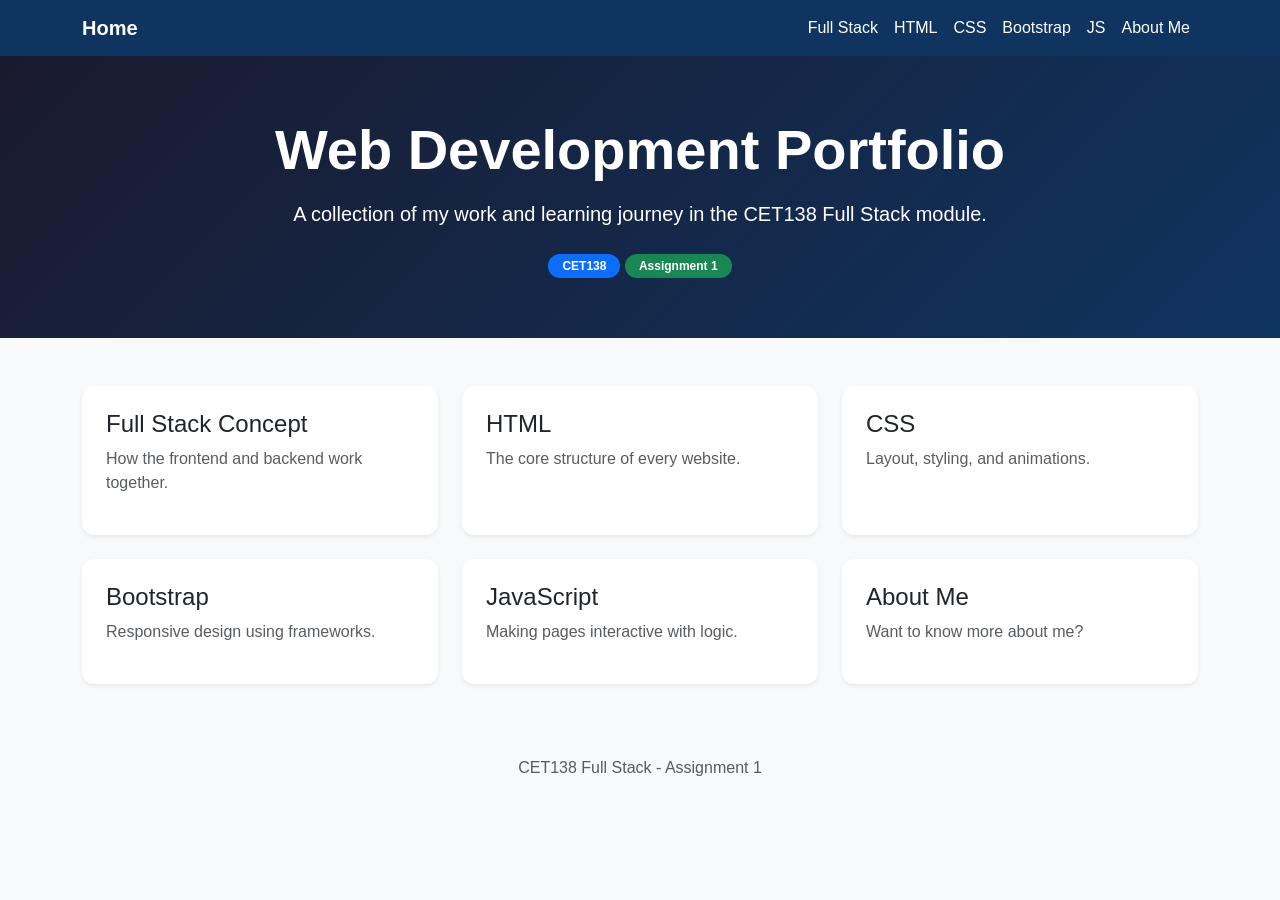
<file: index.html>
<!DOCTYPE html>
<html lang="en">
<head>
    <meta charset="UTF-8">
    <meta name="viewport" content="width=device-width, initial-scale=1.0">
    <title>Portfolio - Full Stack Development</title>
    <link href="https://cdn.jsdelivr.net/npm/bootstrap@5.3.0/dist/css/bootstrap.min.css" rel="stylesheet">
    <link rel="stylesheet" href="style.css">
</head>
<body>

<nav class="navbar navbar-expand-lg" style="background:#0f3460;">
  <div class="container">
    <a class="navbar-brand text-white fw-bold" href="index.html">Home</a>
    
<button class="navbar-toggler" type="button" data-bs-toggle="collapse" data-bs-target="#nav">
      <span class="navbar-toggler-icon"></span>
    </button>
    
    <div class="collapse navbar-collapse" id="nav">
      <ul class="navbar-nav ms-auto">
        <li class="nav-item"><a class="nav-link text-white" href="fullstack.html">Full Stack</a></li>
        <li class="nav-item"><a class="nav-link text-white" href="html.html">HTML</a></li>
        <li class="nav-item"><a class="nav-link text-white" href="css.html">CSS</a></li>
        <li class="nav-item"><a class="nav-link text-white" href="bootstrap.html">Bootstrap</a></li>
        <li class="nav-item"><a class="nav-link text-white" href="javascript.html">JS</a></li>
        <li class="nav-item"><a class="nav-link text-white" href="about.html">About Me</a></li>
      </ul>
    </div>
  </div>
</nav>

<section class="hero text-center" style="background: linear-gradient(135deg, #1a1a2e, #0f3460);">
  <div class="container">
    <h1 class="display-4 fw-bold mb-3">Web Development Portfolio</h1>
    <p class="lead mb-4">A collection of my work and learning journey in the CET138 Full Stack module.</p>
    <span class="badge bg-primary badge-pill">CET138</span>
    <span class="badge bg-success badge-pill">Assignment 1</span>
  </div>
</section>

<div class="container py-5">
  <div class="row g-4">
    <div class="col-md-4">
      <a href="fullstack.html" class="text-decoration-none">
        <div class="card h-100 p-4 shadow-sm">
          <h4>Full Stack Concept</h4>
          <p class="text-muted">How the frontend and backend work together.</p>
        </div>
      </a>
    </div>
    <!-- Repeat for other 5 sections similarly -->
    <div class="col-md-4">
      <a href="html.html" class="text-decoration-none">
        <div class="card h-100 p-4 shadow-sm">
          <h4>HTML</h4>
          <p class="text-muted">The core structure of every website.</p>
        </div>
      </a>
    </div>
    <div class="col-md-4">
      <a href="css.html" class="text-decoration-none">
        <div class="card h-100 p-4 shadow-sm">
          <h4>CSS</h4>
          <p class="text-muted">Layout, styling, and animations.</p>
        </div>
      </a>
    </div>
    <div class="col-md-4">
      <a href="bootstrap.html" class="text-decoration-none">
        <div class="card h-100 p-4 shadow-sm">
          <h4>Bootstrap</h4>
          <p class="text-muted">Responsive design using frameworks.</p>
        </div>
      </a>
    </div>
    <div class="col-md-4">
      <a href="javascript.html" class="text-decoration-none">
        <div class="card h-100 p-4 shadow-sm">
          <h4>JavaScript</h4>
          <p class="text-muted">Making pages interactive with logic.</p>
        </div>
      </a>
    </div>
    <div class="col-md-4">
      <a href="about.html" class="text-decoration-none">
        <div class="card h-100 p-4 shadow-sm">
          <h4>About Me</h4>
          <p class="text-muted">Want to know more about me?</p>
        </div>
      </a>
    </div>
    
  </div>
</div>

<footer class="text-center py-4 text-muted">
  <p>CET138 Full Stack - Assignment 1</p>
</footer>

<script src="https://cdn.jsdelivr.net/npm/bootstrap@5.3.0/dist/js/bootstrap.bundle.min.js"></script>
</body>
</html>
</file>
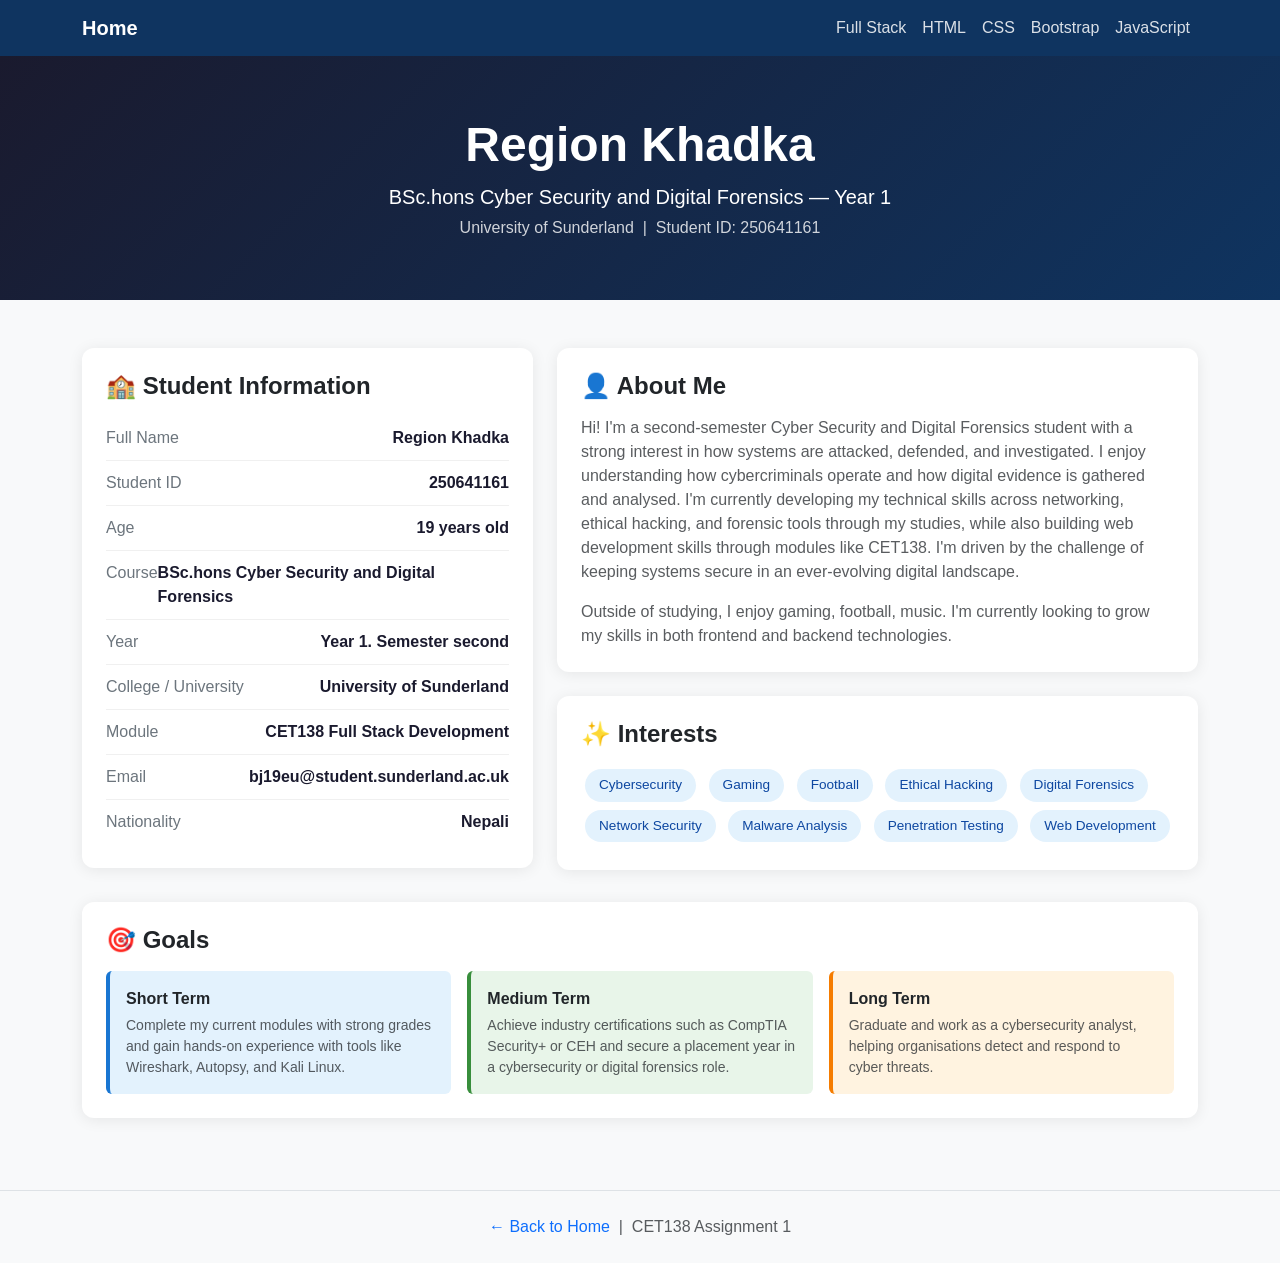
<file: about.html>
<!DOCTYPE html>
<html lang="en">
<head>
<meta charset="UTF-8">
<meta name="viewport" content="width=device-width, initial-scale=1.0">
<title>About Me</title>
<link href="https://cdn.jsdelivr.net/npm/bootstrap@5.3.0/dist/css/bootstrap.min.css" rel="stylesheet">
<style>
  body { font-family: 'Segoe UI', sans-serif; background: #f8f9fa; }
  .hero { background: linear-gradient(135deg, #1a1a2e, #0f3460); color: white; padding: 60px 0; }
  .profile-img { width: 160px; height: 160px; border-radius: 50%; object-fit: cover; border: 5px solid white; box-shadow: 0 4px 20px rgba(0,0,0,0.3); }
  .info-card { background: white; border-radius: 12px; padding: 24px; box-shadow: 0 2px 15px rgba(0,0,0,0.08); margin-bottom: 24px; }
  .info-row { display: flex; justify-content: space-between; padding: 10px 0; border-bottom: 1px solid #f0f0f0; }
  .info-row:last-child { border-bottom: none; }
  .info-label { color: #6c757d; font-weight: 500; }
  .info-value { font-weight: 600; color: #1a1a2e; }
  .skill-bar { height: 10px; border-radius: 10px; background: #e9ecef; overflow: hidden; margin-top: 6px; }
  .skill-fill { height: 100%; border-radius: 10px; background: linear-gradient(90deg, #0f3460, #1976d2); }
  .nav-link { color: rgba(255,255,255,0.85) !important; }
  .nav-link:hover { color: #fff !important; }
  .badge-interest { background: #e3f2fd; color: #0d47a1; padding: 6px 14px; border-radius: 20px; font-size: 0.85rem; display: inline-block; margin: 4px; font-weight: 500; }
</style>
</head>
<body>

<nav class="navbar navbar-expand-lg" style="background:#0f3460;">
  <div class="container">
    <a class="navbar-brand text-white fw-bold" href="index.html">Home</a>
    
<button class="navbar-toggler" type="button" data-bs-toggle="collapse" data-bs-target="#nav">
      <span class="navbar-toggler-icon"></span>
    </button>
    
    <div class="collapse navbar-collapse" id="nav">
      <ul class="navbar-nav ms-auto">
        <li class="nav-item"><a class="nav-link text-white" href="fullstack.html">Full Stack</a></li>
        <li class="nav-item"><a class="nav-link text-white" href="html.html">HTML</a></li>
        <li class="nav-item"><a class="nav-link text-white" href="css.html">CSS</a></li>
        <li class="nav-item"><a class="nav-link text-white" href="bootstrap.html">Bootstrap</a></li>
        <li class="nav-item"><a class="nav-link text-white" href="javascript.html">JavaScript</a></li>
        
      </ul>
    </div>
  </div>
</nav>

<section class="hero text-center">
  <div class="container">
    
    <h1 class="display-5 fw-bold">Region Khadka</h1>
    <p class="lead mb-1">BSc.hons Cyber Security and Digital Forensics &mdash; Year 1</p>
    <p class="mb-0" style="opacity:0.8;">University of Sunderland &nbsp;|&nbsp; Student ID: 250641161</p>
  </div>
</section>

<div class="container py-5">
  <div class="row g-4">
    
    <!-- Student Info -->
    <div class="col-lg-5">
      <div class="info-card">
        <h4 class="fw-bold mb-3">&#127979; Student Information</h4>
        <div class="info-row">
          <span class="info-label">Full Name</span>
          <span class="info-value">Region Khadka</span>
        </div>
        <div class="info-row">
          <span class="info-label">Student ID</span>
          <span class="info-value">250641161</span>
        </div>
        <div class="info-row">
          <span class="info-label">Age</span>
          <span class="info-value">19 years old</span>
        </div>
        <div class="info-row">
          <span class="info-label">Course</span>
          <span class="info-value">BSc.hons Cyber Security and Digital Forensics</span>
        </div>
        <div class="info-row">
          <span class="info-label">Year</span>
          <span class="info-value">Year 1. Semester second</span>
        </div>
        <div class="info-row">
          <span class="info-label">College / University</span>
          <span class="info-value">University of Sunderland</span>
        </div>
        <div class="info-row">
          <span class="info-label">Module</span>
          <span class="info-value">CET138 Full Stack Development</span>
        </div>
        <div class="info-row">
          <span class="info-label">Email</span>
          <span class="info-value">bj19eu@student.sunderland.ac.uk</span>
        </div>
        <div class="info-row">
          <span class="info-label">Nationality</span>
          <span class="info-value">Nepali</span>
        </div>
      </div>
    </div>

    <!-- About & Skills -->
    <div class="col-lg-7">

      <div class="info-card">
        <h4 class="fw-bold mb-3">&#128100; About Me</h4>
        <p class="text-muted">Hi! I'm a second-semester Cyber Security and Digital Forensics student with a strong interest in how systems are attacked, defended, and investigated. I enjoy understanding how cybercriminals operate and how digital evidence is gathered and analysed. I'm currently developing my technical skills across networking, ethical hacking, and forensic tools through my studies, while also building web development skills through modules like CET138. I'm driven by the challenge of keeping systems secure in an ever-evolving digital landscape.</p>
        <p class="text-muted mb-0">Outside of studying, I enjoy gaming, football, music. I'm currently looking to grow my skills in both frontend and backend technologies.</p>
      </div>

      <div class="info-card">
        <h4 class="fw-bold mb-3">&#10024; Interests</h4>
        <span class="badge-interest">Cybersecurity</span>
        <span class="badge-interest">Gaming</span>
        <span class="badge-interest">Football</span>
        <span class="badge-interest">Ethical Hacking</span>
<span class="badge-interest">Digital Forensics</span>
<span class="badge-interest">Network Security</span>
<span class="badge-interest">Malware Analysis</span>
<span class="badge-interest">Penetration Testing</span>
<span class="badge-interest">Web Development</span>
      </div>

    </div>
  </div>

  <!-- Goals -->
  <div class="info-card mt-2">
    <h4 class="fw-bold mb-3">&#127919; Goals</h4>
    <div class="row g-3">
      <div class="col-md-4">
        <div class="p-3 rounded" style="background:#e3f2fd; border-left:4px solid #1976d2;">
          <strong>Short Term</strong>
          <p class="text-muted small mb-0 mt-1">Complete my current modules with strong grades and gain hands-on experience with tools like Wireshark, Autopsy, and Kali Linux.</p>
        </div>
      </div>
      <div class="col-md-4">
        <div class="p-3 rounded" style="background:#e8f5e9; border-left:4px solid #388e3c;">
          <strong>Medium Term</strong>
          <p class="text-muted small mb-0 mt-1">Achieve industry certifications such as CompTIA Security+ or CEH and secure a placement year in a cybersecurity or digital forensics role.</p>
        </div>
      </div>
      <div class="col-md-4">
        <div class="p-3 rounded" style="background:#fff3e0; border-left:4px solid #f57c00;">
          <strong>Long Term</strong>
          <p class="text-muted small mb-0 mt-1">Graduate and work as a cybersecurity analyst, helping organisations detect and respond to cyber threats.</p>
        </div>
      </div>
    </div>
  </div>

</div>

<footer class="text-center py-4 text-muted" style="border-top:1px solid #dee2e6;">
  <a href="index.html" class="text-decoration-none">&#8592; Back to Home</a> &nbsp;|&nbsp; CET138 Assignment 1
</footer>

<script src="https://cdn.jsdelivr.net/npm/bootstrap@5.3.0/dist/js/bootstrap.bundle.min.js"></script>
</body>
</html>
</file>
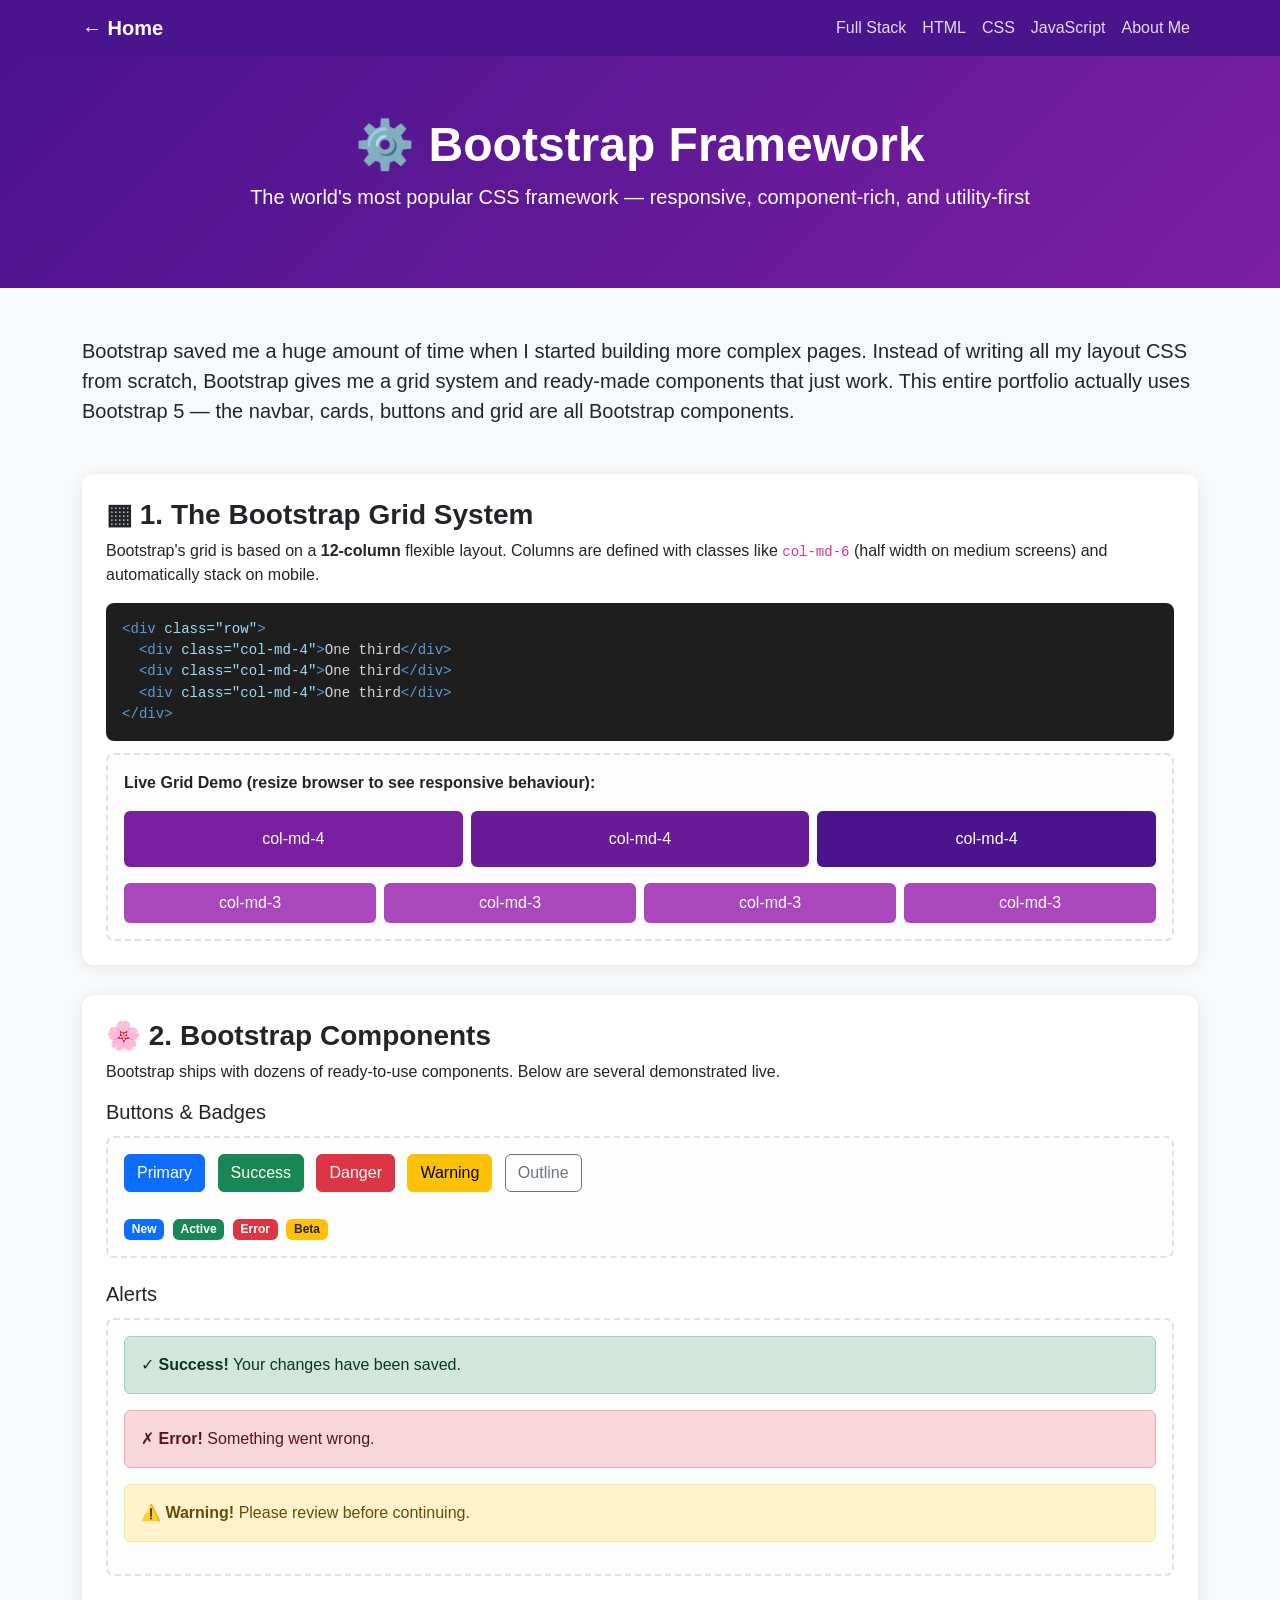
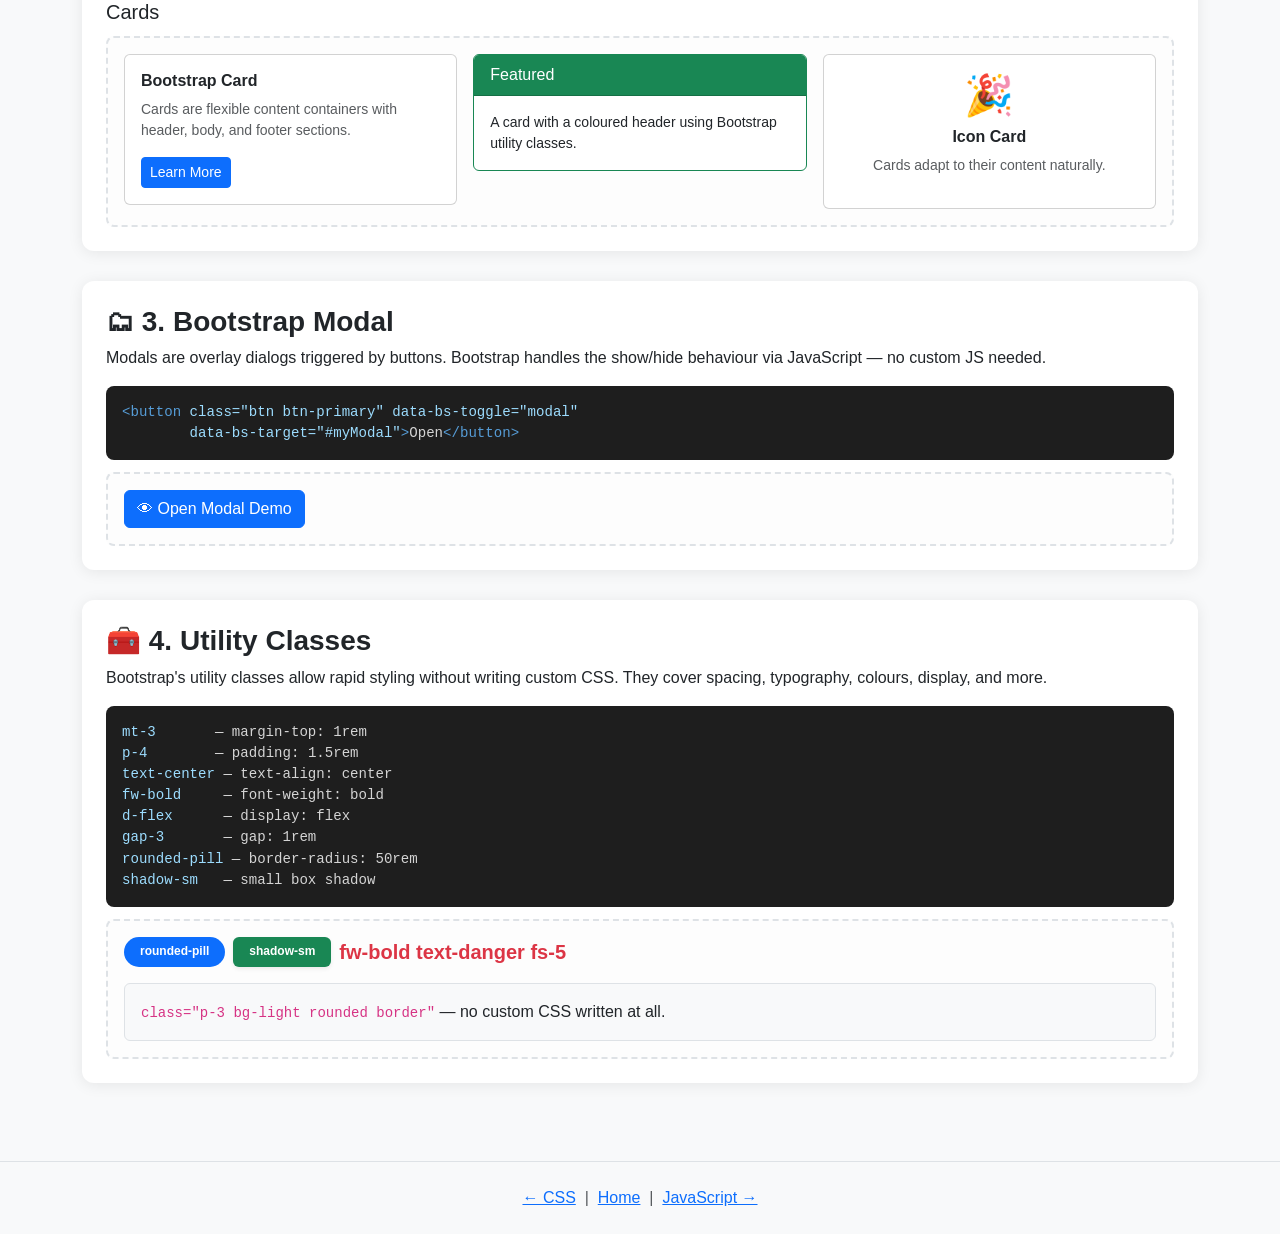
<file: bootstrap.html>
<!DOCTYPE html>
<html lang="en">
<head>
<meta charset="UTF-8">
<meta name="viewport" content="width=device-width, initial-scale=1.0">
<title>Bootstrap</title>
<link href="https://cdn.jsdelivr.net/npm/bootstrap@5.3.0/dist/css/bootstrap.min.css" rel="stylesheet">
<style>
  body { font-family: 'Segoe UI', sans-serif; background: #f8f9fa; }
  .hero { background: linear-gradient(135deg, #4a148c, #7b1fa2); color: white; padding: 60px 0; }
  .example-box { background: white; border-radius: 12px; padding: 24px; box-shadow: 0 2px 15px rgba(0,0,0,0.08); margin-bottom: 30px; }
  .code-block { background: #1e1e1e; color: #d4d4d4; padding: 16px; border-radius: 8px; font-family: monospace; font-size: 0.88rem; overflow-x: auto; white-space: pre; }
  .cls { color: #9cdcfe; }
  .tag { color: #569cd6; }
  .nav-link-top { color: rgba(255,255,255,0.85) !important; }
  .nav-link-top:hover { color: #fff !important; }
  .output-box { border: 2px dashed #dee2e6; border-radius: 8px; padding: 16px; background: #fdfdfd; margin-top: 12px; }
</style>
</head>
<body>

<nav class="navbar navbar-expand-lg" style="background:#4a148c;">
  <div class="container">
    <a class="navbar-brand text-white fw-bold" href="index.html">&#8592; Home</a>
    
    <button class="navbar-toggler" type="button" data-bs-toggle="collapse" data-bs-target="#nav">
      <span class="navbar-toggler-icon"></span>
    </button>
    
    <div class="collapse navbar-collapse" id="nav">
      <ul class="navbar-nav ms-auto">
        <li class="nav-item"><a class="nav-link-top nav-link" href="fullstack.html">Full Stack</a></li>
        <li class="nav-item"><a class="nav-link-top nav-link" href="html.html">HTML</a></li>
        <li class="nav-item"><a class="nav-link-top nav-link" href="css.html">CSS</a></li>
        <li class="nav-item"><a class="nav-link-top nav-link" href="javascript.html">JavaScript</a></li>
        <li class="nav-item"><a class="nav-link-top nav-link" href="about.html">About Me</a></li>
      </ul>
    </div>
  </div>
</nav>

<section class="hero text-center">
  <div class="container">
    <h1 class="display-5 fw-bold">&#9881;&#65039; Bootstrap Framework</h1>
    <p class="lead">The world's most popular CSS framework — responsive, component-rich, and utility-first</p>
  </div>
</section>

<div class="container py-5">

  <p class="fs-5 mb-5">Bootstrap saved me a huge amount of time when I started building more complex pages. Instead of writing all my layout CSS from scratch, Bootstrap gives me a grid system and ready-made components that just work. This entire portfolio actually uses Bootstrap 5 — the navbar, cards, buttons and grid are all Bootstrap components.</p>
  <!-- Grid -->
  <div class="example-box">
    <h3 class="fw-bold">&#9638; 1. The Bootstrap Grid System</h3>
    <p>Bootstrap's grid is based on a <strong>12-column</strong> flexible layout. Columns are defined with classes like <code>col-md-6</code> (half width on medium screens) and automatically stack on mobile.</p>
    <div class="code-block"><span class="tag">&lt;div</span> <span class="cls">class="row"</span><span class="tag">&gt;</span>
  <span class="tag">&lt;div</span> <span class="cls">class="col-md-4"</span><span class="tag">&gt;</span>One third<span class="tag">&lt;/div&gt;</span>
  <span class="tag">&lt;div</span> <span class="cls">class="col-md-4"</span><span class="tag">&gt;</span>One third<span class="tag">&lt;/div&gt;</span>
  <span class="tag">&lt;div</span> <span class="cls">class="col-md-4"</span><span class="tag">&gt;</span>One third<span class="tag">&lt;/div&gt;</span>
<span class="tag">&lt;/div&gt;</span></div>
    <div class="output-box">
      <strong>Live Grid Demo (resize browser to see responsive behaviour):</strong>
      <div class="row g-2 mt-2">
        <div class="col-12 col-md-4"><div class="p-3 text-center text-white rounded" style="background:#7b1fa2">col-md-4</div></div>
        <div class="col-12 col-md-4"><div class="p-3 text-center text-white rounded" style="background:#6a1b9a">col-md-4</div></div>
        <div class="col-12 col-md-4"><div class="p-3 text-center text-white rounded" style="background:#4a148c">col-md-4</div></div>
      </div>
      <div class="row g-2 mt-2">
        <div class="col-6 col-md-3"><div class="p-2 text-center text-white rounded" style="background:#ab47bc">col-md-3</div></div>
        <div class="col-6 col-md-3"><div class="p-2 text-center text-white rounded" style="background:#ab47bc">col-md-3</div></div>
        <div class="col-6 col-md-3"><div class="p-2 text-center text-white rounded" style="background:#ab47bc">col-md-3</div></div>
        <div class="col-6 col-md-3"><div class="p-2 text-center text-white rounded" style="background:#ab47bc">col-md-3</div></div>
      </div>
    </div>
  </div>

  <!-- Components -->
  <div class="example-box">
    <h3 class="fw-bold">&#127800; 2. Bootstrap Components</h3>
    <p>Bootstrap ships with dozens of ready-to-use components. Below are several demonstrated live.</p>

    <h5 class="mt-3">Buttons &amp; Badges</h5>
    <div class="output-box">
      <button class="btn btn-primary me-2">Primary</button>
      <button class="btn btn-success me-2">Success</button>
      <button class="btn btn-danger me-2">Danger</button>
      <button class="btn btn-warning me-2">Warning</button>
      <button class="btn btn-outline-secondary me-2">Outline</button>
      <br><br>
      <span class="badge bg-primary me-1">New</span>
      <span class="badge bg-success me-1">Active</span>
      <span class="badge bg-danger me-1">Error</span>
      <span class="badge bg-warning text-dark me-1">Beta</span>
    </div>

    <h5 class="mt-4">Alerts</h5>
    <div class="output-box">
      <div class="alert alert-success" role="alert">&#10003; <strong>Success!</strong> Your changes have been saved.</div>
      <div class="alert alert-danger" role="alert">&#10007; <strong>Error!</strong> Something went wrong.</div>
      <div class="alert alert-warning" role="alert">&#9888;&#65039; <strong>Warning!</strong> Please review before continuing.</div>
    </div>

    <h5 class="mt-4">Cards</h5>
    <div class="output-box">
      <div class="row g-3">
        <div class="col-md-4">
          <div class="card">
            <div class="card-body">
              <h6 class="card-title fw-bold">Bootstrap Card</h6>
              <p class="card-text small text-muted">Cards are flexible content containers with header, body, and footer sections.</p>
              <a href="#" class="btn btn-sm btn-primary">Learn More</a>
            </div>
          </div>
        </div>
        <div class="col-md-4">
          <div class="card border-success">
            <div class="card-header bg-success text-white">Featured</div>
            <div class="card-body">
              <p class="card-text small">A card with a coloured header using Bootstrap utility classes.</p>
            </div>
          </div>
        </div>
        <div class="col-md-4">
          <div class="card">
            <div class="card-body text-center">
              <div class="display-6">&#127881;</div>
              <h6 class="fw-bold mt-2">Icon Card</h6>
              <p class="small text-muted">Cards adapt to their content naturally.</p>
            </div>
          </div>
        </div>
      </div>
    </div>
  </div>

  <!-- Modal -->
  <div class="example-box">
    <h3 class="fw-bold">&#128450; 3. Bootstrap Modal</h3>
    <p>Modals are overlay dialogs triggered by buttons. Bootstrap handles the show/hide behaviour via JavaScript — no custom JS needed.</p>
    <div class="code-block"><span class="tag">&lt;button</span> <span class="cls">class="btn btn-primary"</span> <span class="cls">data-bs-toggle="modal"</span>
        <span class="cls">data-bs-target="#myModal"</span><span class="tag">&gt;</span>Open<span class="tag">&lt;/button&gt;</span></div>
    <div class="output-box">
      <button class="btn btn-primary" data-bs-toggle="modal" data-bs-target="#demoModal">&#128065; Open Modal Demo</button>
    </div>
  </div>

  <!-- Utilities -->
  <div class="example-box">
    <h3 class="fw-bold">&#129520; 4. Utility Classes</h3>
    <p>Bootstrap's utility classes allow rapid styling without writing custom CSS. They cover spacing, typography, colours, display, and more.</p>
    <div class="code-block"><span class="cls">mt-3</span>       — margin-top: 1rem
<span class="cls">p-4</span>        — padding: 1.5rem
<span class="cls">text-center</span> — text-align: center
<span class="cls">fw-bold</span>     — font-weight: bold
<span class="cls">d-flex</span>      — display: flex
<span class="cls">gap-3</span>       — gap: 1rem
<span class="cls">rounded-pill</span> — border-radius: 50rem
<span class="cls">shadow-sm</span>   — small box shadow</div>
    <div class="output-box">
      <div class="d-flex gap-2 flex-wrap">
        <span class="badge rounded-pill bg-primary p-2 px-3">rounded-pill</span>
        <span class="badge bg-success p-2 px-3 shadow-sm">shadow-sm</span>
        <span class="fw-bold text-danger fs-5">fw-bold text-danger fs-5</span>
      </div>
      <div class="mt-3 p-3 bg-light rounded border">
        <code>class="p-3 bg-light rounded border"</code> — no custom CSS written at all.
      </div>
    </div>
  </div>



</div>
<!-- Modal -->
<div class="modal fade" id="demoModal" tabindex="-1">
  <div class="modal-dialog">
    <div class="modal-content">
      <div class="modal-header">
        <h5 class="modal-title">Bootstrap Modal Demo</h5>
        <button type="button" class="btn-close" data-bs-dismiss="modal"></button>
      </div>
      <div class="modal-body">
        <p>This is a Bootstrap modal. It was created with just HTML attributes — <code>data-bs-toggle="modal"</code> and <code>data-bs-target</code> — with no custom JavaScript required.</p>
        <p>Modals are useful for confirmations, forms, or displaying additional information without leaving the page.</p>
      </div>
      <div class="modal-footer">
        <button type="button" class="btn btn-secondary" data-bs-dismiss="modal">Close</button>
        <button type="button" class="btn btn-primary">Understood!</button>
      </div>
    </div>
  </div>
</div>


<footer class="text-center py-4 text-muted" style="border-top:1px solid #dee2e6;">
  <a href="css.html">&#8592; CSS</a> &nbsp;|&nbsp; <a href="index.html">Home</a> &nbsp;|&nbsp; <a href="javascript.html">JavaScript &rarr;</a>
</footer>

<script src="https://cdn.jsdelivr.net/npm/bootstrap@5.3.0/dist/js/bootstrap.bundle.min.js"></script>
</body>
</html>
</file>
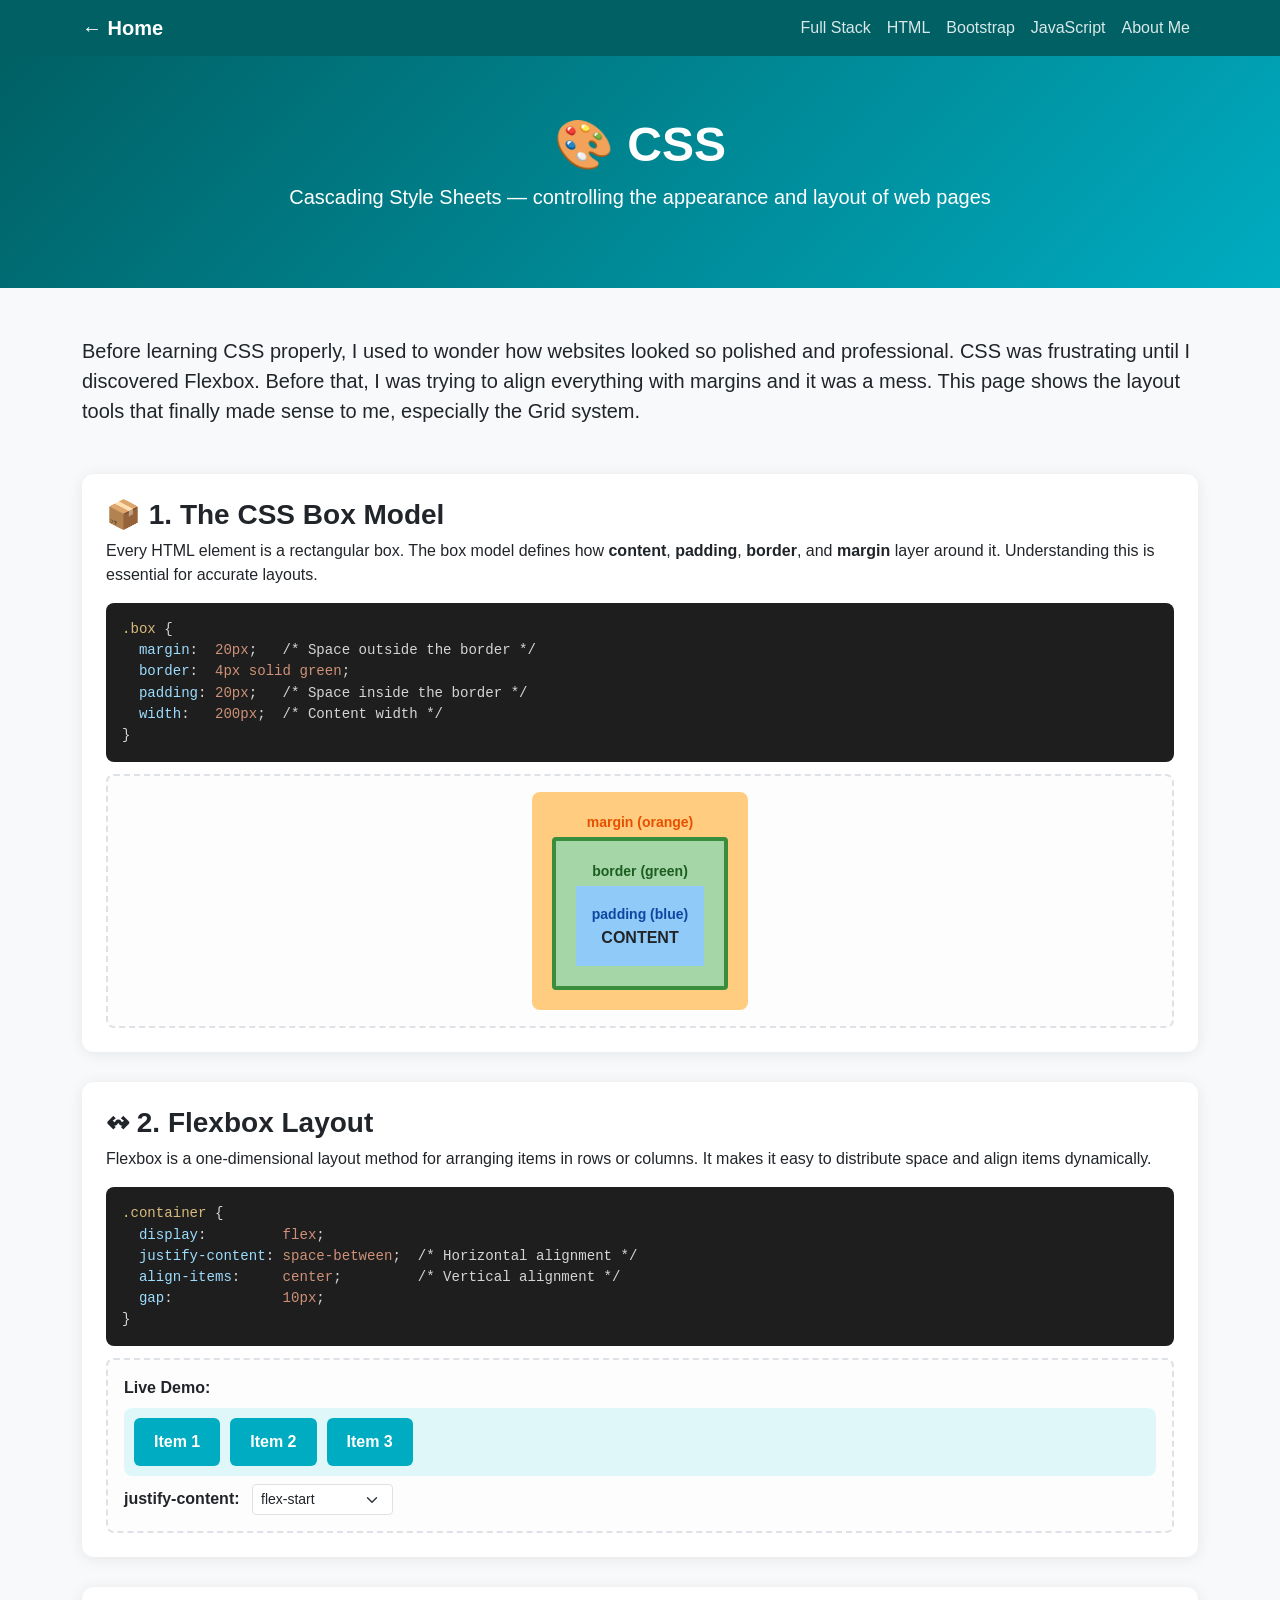
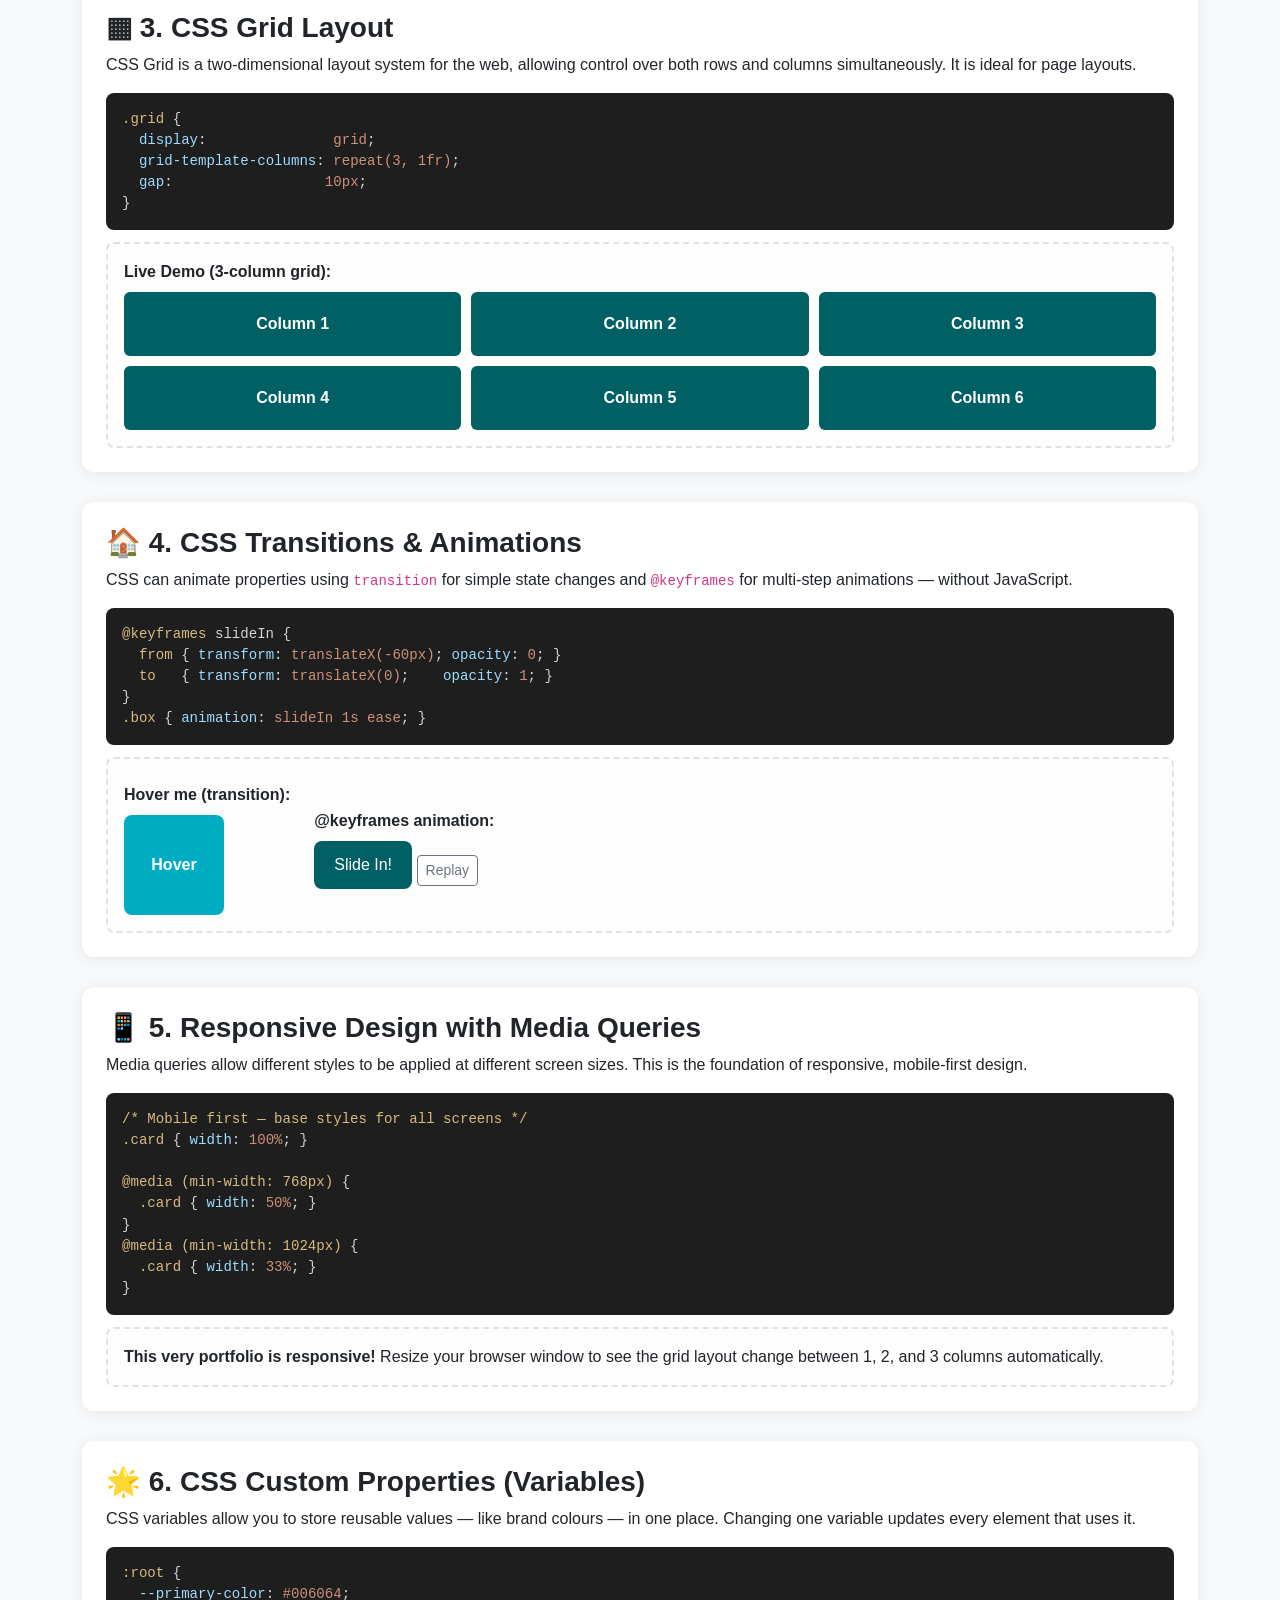
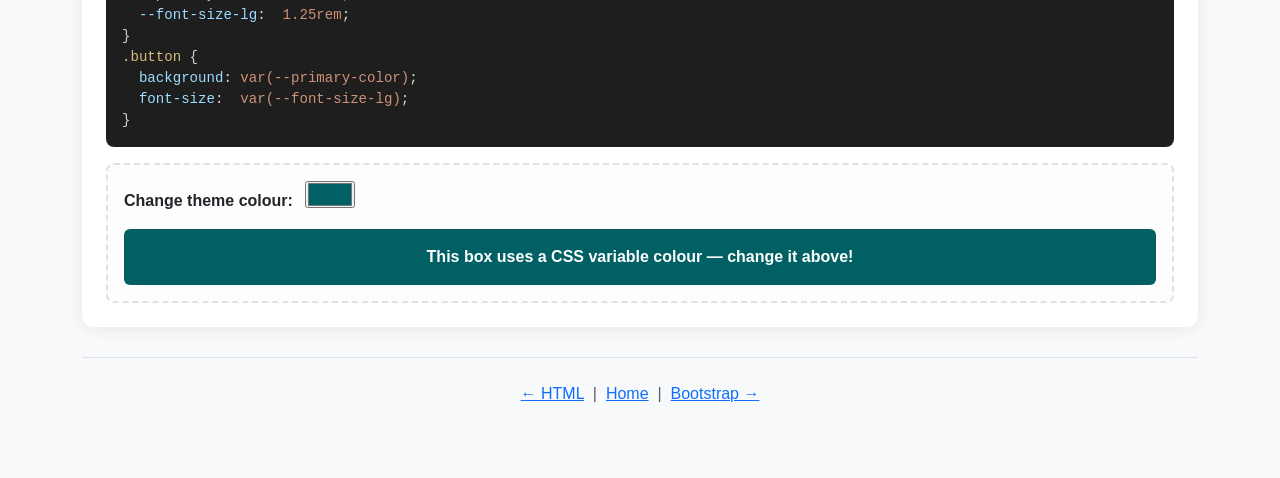
<file: css.html>
<!DOCTYPE html>
<html lang="en">
<head>
<meta charset="UTF-8">
<meta name="viewport" content="width=device-width, initial-scale=1.0">
<title>CSS</title>
<link href="https://cdn.jsdelivr.net/npm/bootstrap@5.3.0/dist/css/bootstrap.min.css" rel="stylesheet">
<style>
  body { font-family: 'Segoe UI', sans-serif; background: #f8f9fa; }
  .hero { background: linear-gradient(135deg, #006064, #00acc1); color: white; padding: 60px 0; }
  .example-box { background: white; border-radius: 12px; padding: 24px; box-shadow: 0 2px 15px rgba(0,0,0,0.08); margin-bottom: 30px; }
  .code-block { background: #1e1e1e; color: #d4d4d4; padding: 16px; border-radius: 8px; font-family: monospace; font-size: 0.88rem; overflow-x: auto; white-space: pre; }
  .prop { color: #9cdcfe; }
  .val  { color: #ce9178; }
  .sel  { color: #d7ba7d; }
  .output-box { border: 2px dashed #dee2e6; border-radius: 8px; padding: 16px; background: #fdfdfd; margin-top: 12px; }
  .nav-link { color: rgba(255,255,255,0.85) !important; }
  .nav-link:hover { color: #fff !important; }

  /* Flexbox demo */
  .flex-demo { display: flex; gap: 10px; flex-wrap: wrap; padding: 10px; background: #e0f7fa; border-radius: 8px; }
  .flex-item { background: #00acc1; color: white; padding: 12px 20px; border-radius: 6px; font-weight: 600; }

  /* Grid demo */
  .grid-demo { display: grid; grid-template-columns: repeat(3, 1fr); gap: 10px; }
  .grid-item { background: #006064; color: white; padding: 20px; text-align: center; border-radius: 6px; font-weight: 600; }

  /* Animation demo */
  @keyframes slideIn { from { transform: translateX(-60px); opacity: 0; } to { transform: translateX(0); opacity: 1; } }
  @keyframes pulse { 0%,100% { transform: scale(1); } 50% { transform: scale(1.1); } }
  .anim-box { width: 100px; height: 100px; background: #00acc1; border-radius: 8px; display: flex; align-items: center; justify-content: center; color: white; font-weight: bold; cursor: pointer; transition: background 0.3s; }
  .anim-box:hover { background: #006064; animation: pulse 0.5s ease; }
  .slide-demo { animation: slideIn 1s ease; background: #006064; color: white; padding: 12px 20px; border-radius: 8px; display: inline-block; }

  /* Box model demo */
  .box-model-outer { background: #ffcc80; padding: 20px; border-radius: 8px; display: inline-block; }
  .box-model-border { background: #a5d6a7; border: 4px solid #388e3c; padding: 20px; border-radius: 4px; }
  .box-model-inner  { background: #90caf9; padding: 16px; text-align: center; font-weight: 600; }

  /* Specificity demo */
  .spec-p { color: blue; }
  #spec-id { color: green; }
</style>
</head>
<body>

<nav class="navbar navbar-expand-lg" style="background:#006064;">
  <div class="container">
    <a class="navbar-brand text-white fw-bold" href="index.html">&#8592; Home</a>
    
    <button class="navbar-toggler" type="button" data-bs-toggle="collapse" data-bs-target="#nav">
      <span class="navbar-toggler-icon"></span>
    </button>
    
    <div class="collapse navbar-collapse" id="nav">
      <ul class="navbar-nav ms-auto">
        <li class="nav-item"><a class="nav-link" href="fullstack.html">Full Stack</a></li>
        <li class="nav-item"><a class="nav-link" href="html.html">HTML</a></li>
        <li class="nav-item"><a class="nav-link" href="bootstrap.html">Bootstrap</a></li>
        <li class="nav-item"><a class="nav-link" href="javascript.html">JavaScript</a></li>
        <li class="nav-item"><a class="nav-link" href="about.html">About Me</a></li>
      </ul>
    </div>
  </div>
</nav>

<section class="hero text-center">
  <div class="container">
    <h1 class="display-5 fw-bold">&#127912; CSS</h1>
    <p class="lead">Cascading Style Sheets — controlling the appearance and layout of web pages</p>
  </div>
</section>

<div class="container py-5">

  <p class="fs-5 mb-5">Before learning CSS properly, I used to wonder how websites looked so polished and professional. CSS was frustrating until I discovered Flexbox. Before that, I was trying to align everything with margins and it was a mess. This page shows the layout tools that finally made sense to me, especially the Grid system. </p>

  <!-- Box Model -->
  <div class="example-box">
    <h3 class="fw-bold">&#128230; 1. The CSS Box Model</h3>
    <p>Every HTML element is a rectangular box. The box model defines how <strong>content</strong>, <strong>padding</strong>, <strong>border</strong>, and <strong>margin</strong> layer around it. Understanding this is essential for accurate layouts.</p>
    <div class="code-block"><span class="sel">.box</span> {
  <span class="prop">margin</span>:  <span class="val">20px</span>;   /* Space outside the border */
  <span class="prop">border</span>:  <span class="val">4px solid green</span>;
  <span class="prop">padding</span>: <span class="val">20px</span>;   /* Space inside the border */
  <span class="prop">width</span>:   <span class="val">200px</span>;  /* Content width */
}</div>
    <div class="output-box text-center">
      <div class="box-model-outer">
        <small class="d-block text-center mb-1" style="color:#e65100"><strong>margin (orange)</strong></small>
        <div class="box-model-border">
          <small class="d-block text-center mb-1" style="color:#1b5e20"><strong>border (green)</strong></small>
          <div class="box-model-inner">
            <small style="color:#0d47a1"><strong>padding (blue)</strong></small><br>
            <span>CONTENT</span>
          </div>
        </div>
      </div>
    </div>
  </div>

  <!-- Flexbox -->
  <div class="example-box">
    <h3 class="fw-bold">&#8621; 2. Flexbox Layout</h3>
    <p>Flexbox is a one-dimensional layout method for arranging items in rows or columns. It makes it easy to distribute space and align items dynamically.</p>
    <div class="code-block"><span class="sel">.container</span> {
  <span class="prop">display</span>:         <span class="val">flex</span>;
  <span class="prop">justify-content</span>: <span class="val">space-between</span>;  /* Horizontal alignment */
  <span class="prop">align-items</span>:     <span class="val">center</span>;         /* Vertical alignment */
  <span class="prop">gap</span>:             <span class="val">10px</span>;
}</div>
    <div class="output-box">
      <strong>Live Demo:</strong>
      <div class="flex-demo mt-2" id="flexDemo">
        <div class="flex-item">Item 1</div>
        <div class="flex-item">Item 2</div>
        <div class="flex-item">Item 3</div>
      </div>
      <div class="mt-2">
        <label class="me-2"><strong>justify-content:</strong></label>
        <select class="form-select form-select-sm d-inline-block w-auto" onchange="document.getElementById('flexDemo').style.justifyContent=this.value">
          <option value="flex-start">flex-start</option>
          <option value="center">center</option>
          <option value="space-between">space-between</option>
          <option value="space-around">space-around</option>
          <option value="flex-end">flex-end</option>
        </select>
      </div>
    </div>
  </div>

  <!-- Grid -->
  <div class="example-box">
    <h3 class="fw-bold">&#9638; 3. CSS Grid Layout</h3>
    <p>CSS Grid is a two-dimensional layout system for the web, allowing control over both rows and columns simultaneously. It is ideal for page layouts.</p>
    <div class="code-block"><span class="sel">.grid</span> {
  <span class="prop">display</span>:               <span class="val">grid</span>;
  <span class="prop">grid-template-columns</span>: <span class="val">repeat(3, 1fr)</span>;
  <span class="prop">gap</span>:                  <span class="val">10px</span>;
}</div>
    <div class="output-box">
      <strong>Live Demo (3-column grid):</strong>
      <div class="grid-demo mt-2">
        <div class="grid-item">Column 1</div>
        <div class="grid-item">Column 2</div>
        <div class="grid-item">Column 3</div>
        <div class="grid-item">Column 4</div>
        <div class="grid-item">Column 5</div>
        <div class="grid-item">Column 6</div>
      </div>
    </div>
  </div>

  <!-- Animations -->
  <div class="example-box">
    <h3 class="fw-bold">&#127968; 4. CSS Transitions &amp; Animations</h3>
    <p>CSS can animate properties using <code>transition</code> for simple state changes and <code>@keyframes</code> for multi-step animations — without JavaScript.</p>
    <div class="code-block"><span class="sel">@keyframes</span> slideIn {
  <span class="sel">from</span> { <span class="prop">transform</span>: <span class="val">translateX(-60px)</span>; <span class="prop">opacity</span>: <span class="val">0</span>; }
  <span class="sel">to</span>   { <span class="prop">transform</span>: <span class="val">translateX(0)</span>;    <span class="prop">opacity</span>: <span class="val">1</span>; }
}
<span class="sel">.box</span> { <span class="prop">animation</span>: <span class="val">slideIn 1s ease</span>; }</div>
    <div class="output-box">
      <div class="d-flex align-items-center gap-4 flex-wrap mt-2">
        <div>
          <strong>Hover me (transition):</strong><br>
          <div class="anim-box mt-2">Hover</div>
        </div>
        <div>
          <strong>@keyframes animation:</strong><br>
          <div class="slide-demo mt-2" id="slideElem">Slide In!</div>
          <button class="btn btn-sm btn-outline-secondary mt-2" onclick="replayAnim()">Replay</button>
        </div>
      </div>
    </div>
  </div>

  <!-- Responsive -->
  <div class="example-box">
    <h3 class="fw-bold">&#128241; 5. Responsive Design with Media Queries</h3>
    <p>Media queries allow different styles to be applied at different screen sizes. This is the foundation of responsive, mobile-first design.</p>
    <div class="code-block"><span class="sel">/* Mobile first — base styles for all screens */</span>
<span class="sel">.card</span> { <span class="prop">width</span>: <span class="val">100%</span>; }

<span class="sel">@media (min-width: 768px)</span> {
  <span class="sel">.card</span> { <span class="prop">width</span>: <span class="val">50%</span>; }
}
<span class="sel">@media (min-width: 1024px)</span> {
  <span class="sel">.card</span> { <span class="prop">width</span>: <span class="val">33%</span>; }
}</div>
    <div class="output-box">
      <strong>This very portfolio is responsive!</strong> Resize your browser window to see the grid layout change between 1, 2, and 3 columns automatically.
    </div>
  </div>
  <div class="example-box">
  <h3 class="fw-bold">&#127775; 6. CSS Custom Properties (Variables)</h3>
  <p>CSS variables allow you to store reusable values — like brand colours — in one place. Changing one variable updates every element that uses it.</p>
  <div style="background:#1e1e1e; color:#d4d4d4; padding:16px; border-radius:8px; font-family:monospace; font-size:0.88rem; white-space:pre;"><span style="color:#d7ba7d">:root</span> {
  <span style="color:#9cdcfe">--primary-color</span>: <span style="color:#ce9178">#006064</span>;
  <span style="color:#9cdcfe">--font-size-lg</span>:  <span style="color:#ce9178">1.25rem</span>;
}
<span style="color:#d7ba7d">.button</span> {
  <span style="color:#9cdcfe">background</span>: <span style="color:#ce9178">var(--primary-color)</span>;
  <span style="color:#9cdcfe">font-size</span>:  <span style="color:#ce9178">var(--font-size-lg)</span>;
}</div>
  <div class="output-box mt-3">
    <label class="fw-semibold me-2">Change theme colour:</label>
    <input type="color" value="#006064" oninput="document.getElementById('cssVarDemo').style.background=this.value; document.getElementById('cssVarDemo').style.borderColor=this.value;">
    <div id="cssVarDemo" class="mt-3 p-3 text-white text-center rounded fw-bold" style="background:#006064; transition:background 0.3s;">
      This box uses a CSS variable colour — change it above!
    </div>
  </div>
</div>

 


<footer class="text-center py-4 text-muted" style="border-top:1px solid #dee2e6;">
  <a href="html.html">&#8592; HTML</a> &nbsp;|&nbsp; <a href="index.html">Home</a> &nbsp;|&nbsp; <a href="bootstrap.html">Bootstrap &rarr;</a>
</footer>

<script src="https://cdn.jsdelivr.net/npm/bootstrap@5.3.0/dist/js/bootstrap.bundle.min.js"></script>
<script>
function replayAnim() {
  var el = document.getElementById('slideElem');
  el.style.animation = 'none';
  el.offsetHeight;
  el.style.animation = 'slideIn 1s ease';
}
</script>
</body>
</html>
</file>
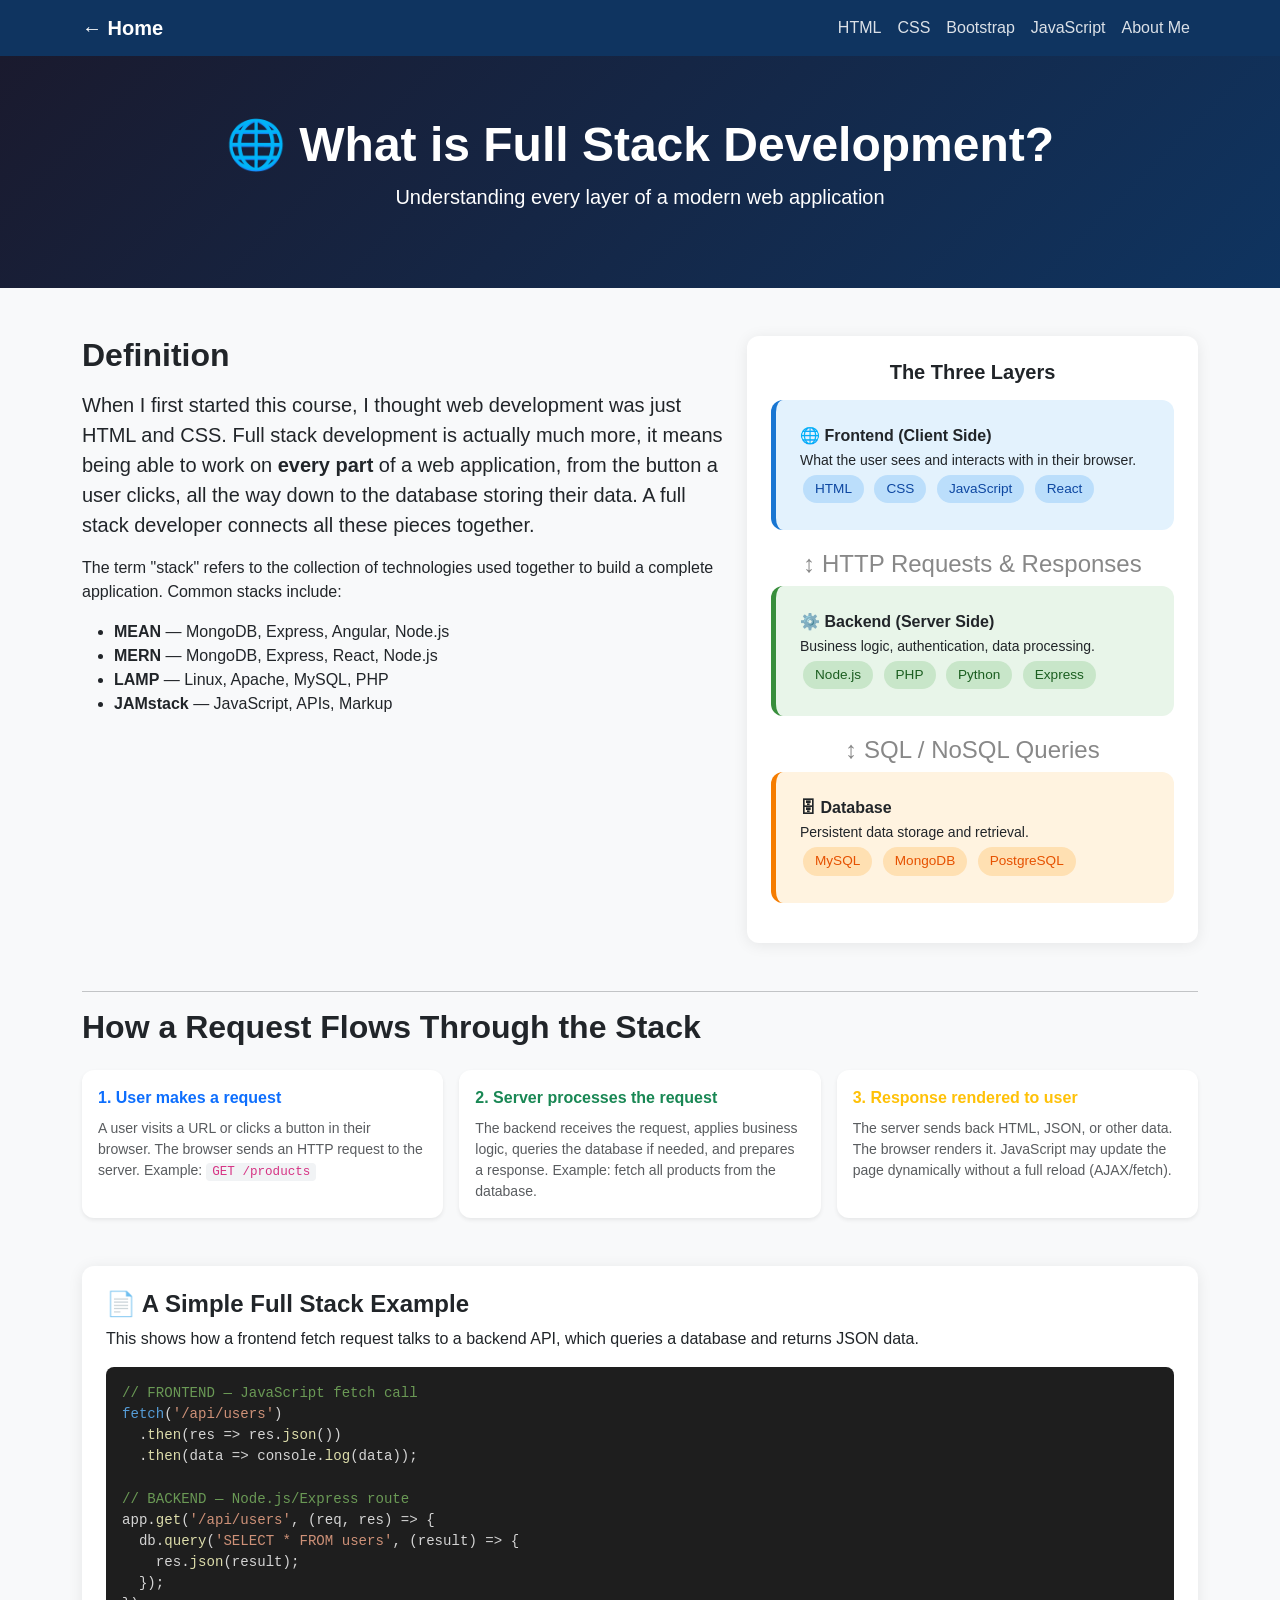
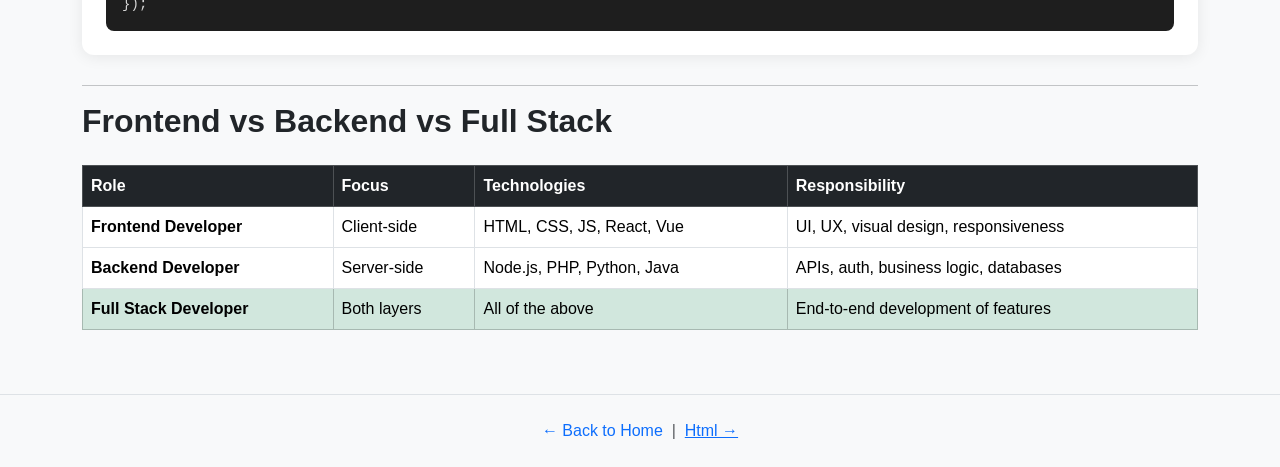
<file: fullstack.html>
<!DOCTYPE html>
<html lang="en">
<head>
<meta charset="UTF-8">
<meta name="viewport" content="width=device-width, initial-scale=1.0">
<title>What is Full Stack Development?</title>
<link href="https://cdn.jsdelivr.net/npm/bootstrap@5.3.0/dist/css/bootstrap.min.css" rel="stylesheet">
<style>
  body { font-family: 'Segoe UI', sans-serif; background: #f8f9fa; }
  .hero { background: linear-gradient(135deg, #1a1a2e, #0f3460); color: white; padding: 60px 0; }
  .layer-card { border-radius: 12px; padding: 24px; margin-bottom: 16px; }
  .frontend { background: #e3f2fd; border-left: 5px solid #1976d2; }
  .backend  { background: #e8f5e9; border-left: 5px solid #388e3c; }
  .database { background: #fff3e0; border-left: 5px solid #f57c00; }
  .stack-diagram { background: white; border-radius: 12px; padding: 24px; box-shadow: 0 2px 15px rgba(0,0,0,0.08); }
  .arrow { text-align: center; font-size: 1.5rem; color: #888; margin: 4px 0; }
  .tech-badge { display: inline-block; padding: 4px 12px; border-radius: 20px; font-size: 0.85rem; margin: 3px; font-weight: 500; }
  .nav-link { color: rgba(255,255,255,0.85) !important; }
  .nav-link:hover { color: #fff !important; }
  code { background: #f1f3f5; padding: 2px 6px; border-radius: 4px; font-size: 0.9em; }
</style>
</head>
<body>

<nav class="navbar navbar-expand-lg" style="background:#0f3460;">
  <div class="container">
    <a class="navbar-brand text-white fw-bold" href="index.html">&#8592; Home</a>
    
    
    <button class="navbar-toggler" type="button" data-bs-toggle="collapse" data-bs-target="#nav">
      <span class="navbar-toggler-icon"></span>
    </button>
    
    <div class="collapse navbar-collapse" id="nav">
      <ul class="navbar-nav ms-auto">
        <li class="nav-item"><a class="nav-link" href="html.html">HTML</a></li>
        <li class="nav-item"><a class="nav-link" href="css.html">CSS</a></li>
        <li class="nav-item"><a class="nav-link" href="bootstrap.html">Bootstrap</a></li>
        <li class="nav-item"><a class="nav-link" href="javascript.html">JavaScript</a></li>
        <li class="nav-item"><a class="nav-link" href="about.html">About Me</a></li>
      </ul>
    </div>
  </div>
</nav>

<section class="hero text-center">
  <div class="container">
    <h1 class="display-5 fw-bold">&#127760; What is Full Stack Development?</h1>
    <p class="lead">Understanding every layer of a modern web application</p>
  </div>
</section>

<div class="container py-5">

  <div class="row mb-5">
    <div class="col-lg-7">
      <h2 class="fw-bold mb-3">Definition</h2>
      <p class="fs-5">When I first started this course, I thought web development was just HTML and CSS. Full stack development is actually much more, it means being able to work on <strong>every part</strong> of a web application, from the button a user clicks, all the way down to the database storing their data. A full stack developer connects all these pieces together.</p>
      <p>The term "stack" refers to the collection of technologies used together to build a complete application. Common stacks include:</p>
      <ul>
        <li><strong>MEAN</strong> — MongoDB, Express, Angular, Node.js</li>
        <li><strong>MERN</strong> — MongoDB, Express, React, Node.js</li>
        <li><strong>LAMP</strong> — Linux, Apache, MySQL, PHP</li>
        <li><strong>JAMstack</strong> — JavaScript, APIs, Markup</li>
      </ul>
    </div>
    <div class="col-lg-5">
      <div class="stack-diagram">
        <h5 class="fw-bold text-center mb-3">The Three Layers</h5>
        <div class="layer-card frontend">
          <strong>&#127760; Frontend (Client Side)</strong><br>
          <small>What the user sees and interacts with in their browser.</small><br>
          <span class="tech-badge" style="background:#bbdefb;color:#0d47a1">HTML</span>
          <span class="tech-badge" style="background:#bbdefb;color:#0d47a1">CSS</span>
          <span class="tech-badge" style="background:#bbdefb;color:#0d47a1">JavaScript</span>
          <span class="tech-badge" style="background:#bbdefb;color:#0d47a1">React</span>
        </div>
        <div class="arrow">&#8597; HTTP Requests &amp; Responses</div>
        <div class="layer-card backend">
          <strong>&#9881;&#65039; Backend (Server Side)</strong><br>
          <small>Business logic, authentication, data processing.</small><br>
          <span class="tech-badge" style="background:#c8e6c9;color:#1b5e20">Node.js</span>
          <span class="tech-badge" style="background:#c8e6c9;color:#1b5e20">PHP</span>
          <span class="tech-badge" style="background:#c8e6c9;color:#1b5e20">Python</span>
          <span class="tech-badge" style="background:#c8e6c9;color:#1b5e20">Express</span>
        </div>
        <div class="arrow">&#8597; SQL / NoSQL Queries</div>
        <div class="layer-card database">
          <strong>&#128452; Database</strong><br>
          <small>Persistent data storage and retrieval.</small><br>
          <span class="tech-badge" style="background:#ffe0b2;color:#e65100">MySQL</span>
          <span class="tech-badge" style="background:#ffe0b2;color:#e65100">MongoDB</span>
          <span class="tech-badge" style="background:#ffe0b2;color:#e65100">PostgreSQL</span>
        </div>
      </div>
    </div>
  </div>

  <hr>

  <h2 class="fw-bold mb-4">How a Request Flows Through the Stack</h2>
  <div class="row g-3 mb-5">
    <div class="col-md-4">
      <div class="card h-100 p-3 border-0 shadow-sm" style="border-radius:12px;">
        <div class="fw-bold text-primary mb-2">1. User makes a request</div>
        <p class="text-muted small mb-0">A user visits a URL or clicks a button in their browser. The browser sends an HTTP request to the server. Example: <code>GET /products</code></p>
      </div>
    </div>
    <div class="col-md-4">
      <div class="card h-100 p-3 border-0 shadow-sm" style="border-radius:12px;">
        <div class="fw-bold text-success mb-2">2. Server processes the request</div>
        <p class="text-muted small mb-0">The backend receives the request, applies business logic, queries the database if needed, and prepares a response. Example: fetch all products from the database.</p>
      </div>
    </div>
    <div class="col-md-4">
      <div class="card h-100 p-3 border-0 shadow-sm" style="border-radius:12px;">
        <div class="fw-bold text-warning mb-2">3. Response rendered to user</div>
        <p class="text-muted small mb-0">The server sends back HTML, JSON, or other data. The browser renders it. JavaScript may update the page dynamically without a full reload (AJAX/fetch).</p>
      </div>
    </div>
  </div>
<div class="example-box" style="background:white; border-radius:12px; padding:24px; box-shadow:0 2px 15px rgba(0,0,0,0.08); margin-bottom:30px;">
  <h4 class="fw-bold">&#128196; A Simple Full Stack Example</h4>
  <p>This shows how a frontend fetch request talks to a backend API, which queries a database and returns JSON data.</p>
  <div style="background:#1e1e1e; color:#d4d4d4; padding:16px; border-radius:8px; font-family:monospace; font-size:0.88rem; white-space:pre;"><span style="color:#6a9955">// FRONTEND — JavaScript fetch call</span>
<span style="color:#569cd6">fetch</span>(<span style="color:#ce9178">'/api/users'</span>)
  .<span style="color:#dcdcaa">then</span>(res => res.<span style="color:#dcdcaa">json</span>())
  .<span style="color:#dcdcaa">then</span>(data => console.<span style="color:#dcdcaa">log</span>(data));

<span style="color:#6a9955">// BACKEND — Node.js/Express route</span>
app.<span style="color:#dcdcaa">get</span>(<span style="color:#ce9178">'/api/users'</span>, (req, res) => {
  db.<span style="color:#dcdcaa">query</span>(<span style="color:#ce9178">'SELECT * FROM users'</span>, (result) => {
    res.<span style="color:#dcdcaa">json</span>(result);
  });
});</div>
</div>
  <hr>

  <h2 class="fw-bold mb-4">Frontend vs Backend vs Full Stack</h2>
  <div class="table-responsive">
    <table class="table table-bordered table-hover">
      <thead class="table-dark">
        <tr>
          <th>Role</th>
          <th>Focus</th>
          <th>Technologies</th>
          <th>Responsibility</th>
        </tr>
      </thead>
      <tbody>
        <tr>
          <td><strong>Frontend Developer</strong></td>
          <td>Client-side</td>
          <td>HTML, CSS, JS, React, Vue</td>
          <td>UI, UX, visual design, responsiveness</td>
        </tr>
        <tr>
          <td><strong>Backend Developer</strong></td>
          <td>Server-side</td>
          <td>Node.js, PHP, Python, Java</td>
          <td>APIs, auth, business logic, databases</td>
        </tr>
        <tr class="table-success">
          <td><strong>Full Stack Developer</strong></td>
          <td>Both layers</td>
          <td>All of the above</td>
          <td>End-to-end development of features</td>
        </tr>
      </tbody>
    </table>
  </div>

  

</div>

<footer class="text-center py-4 text-muted" style="border-top:1px solid #dee2e6;">
  <a href="index.html" class="text-decoration-none">&#8592; Back to Home</a> &nbsp;|&nbsp; <a href="html.html">Html &rarr;</a>
</footer>

<script src="https://cdn.jsdelivr.net/npm/bootstrap@5.3.0/dist/js/bootstrap.bundle.min.js"></script>
</body>
</html>
</file>
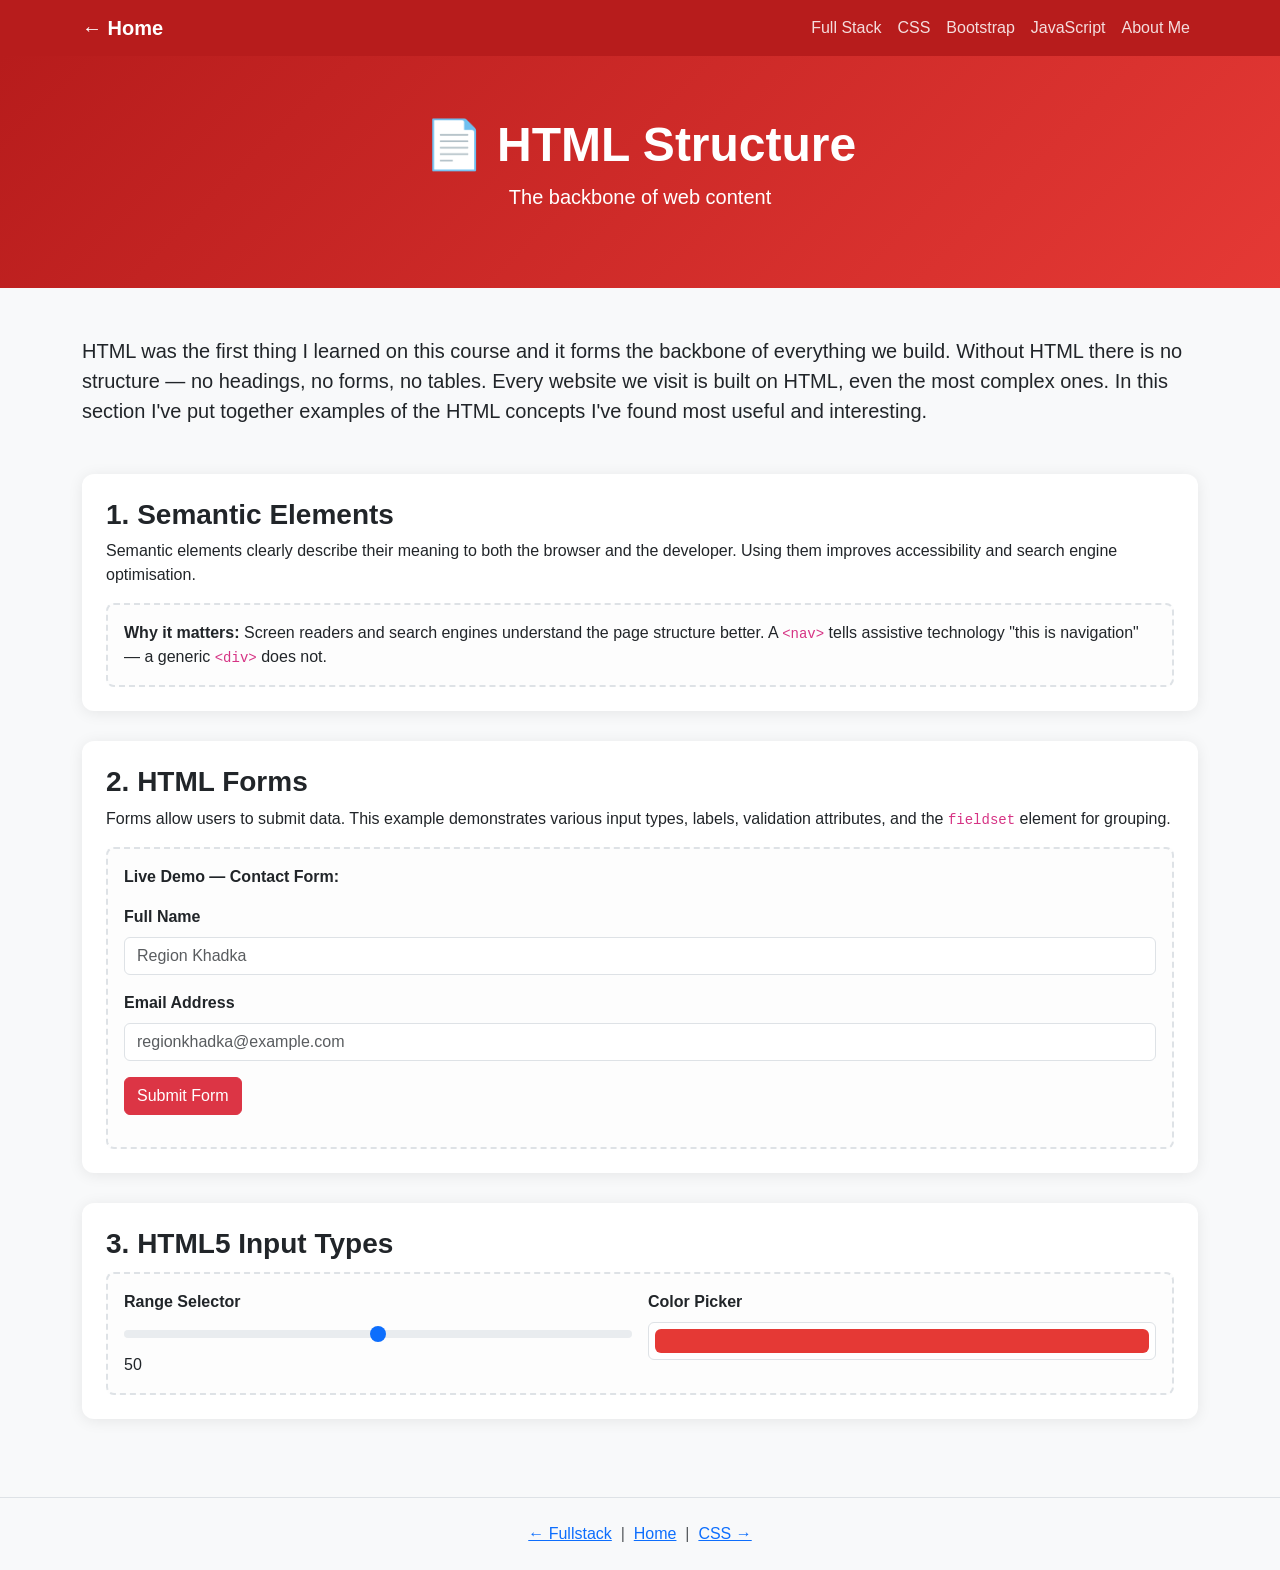
<file: html.html>
<!DOCTYPE html>
<html lang="en">
<head>
<meta charset="UTF-8">
<meta name="viewport" content="width=device-width, initial-scale=1.0">
<title>HTML Concepts</title>
<link href="https://cdn.jsdelivr.net/npm/bootstrap@5.3.0/dist/css/bootstrap.min.css" rel="stylesheet">
<style>
  body { font-family: 'Segoe UI', sans-serif; background: #f8f9fa; }
  .hero { background: linear-gradient(135deg, #b71c1c, #e53935); color: white; padding: 60px 0; }
  .example-box { background: white; border-radius: 12px; padding: 24px; box-shadow: 0 2px 15px rgba(0,0,0,0.08); margin-bottom: 30px; }
  .code-block { background: #1e1e1e; color: #d4d4d4; padding: 16px; border-radius: 8px; font-family: monospace; font-size: 0.9rem; overflow-x: auto; white-space: pre; }
  .tag { color: #569cd6; }
  .attr { color: #9cdcfe; }
  .val  { color: #ce9178; }
  .nav-link { color: rgba(255,255,255,0.85) !important; }
  .nav-link:hover { color: #fff !important; }
  .output-box { border: 2px dashed #dee2e6; border-radius: 8px; padding: 16px; background: #fdfdfd; margin-top: 12px; }
</style>
</head>
<body>

<nav class="navbar navbar-expand-lg" style="background:#b71c1c;">
  <div class="container">
    <a class="navbar-brand text-white fw-bold" href="index.html">&#8592; Home</a>
    <button class="navbar-toggler" type="button" data-bs-toggle="collapse" data-bs-target="#nav">
      <span class="navbar-toggler-icon"></span>
    </button>
    <div class="collapse navbar-collapse" id="nav">
      <ul class="navbar-nav ms-auto">
        <li class="nav-item"><a class="nav-link" href="fullstack.html">Full Stack</a></li>
        <li class="nav-item"><a class="nav-link" href="css.html">CSS</a></li>
        <li class="nav-item"><a class="nav-link" href="bootstrap.html">Bootstrap</a></li>
        <li class="nav-item"><a class="nav-link" href="javascript.html">JavaScript</a></li>
        <li class="nav-item"><a class="nav-link" href="about.html">About Me</a></li>
      </ul>
    </div>
  </div>
</nav>

<section class="hero text-center">
  <div class="container">
    <h1 class="display-5 fw-bold">&#128196; HTML Structure</h1>
    <p class="lead">The backbone of web content</p>
  </div>
</section>

<div class="container py-5">
    <p class="fs-5 mb-5">HTML was the first thing I learned on this course and it forms the backbone of everything we build. Without HTML there is no structure — no headings, no forms, no tables. Every website we visit is built on HTML, even the most complex ones. In this section I've put together examples of the HTML concepts I've found most useful and interesting.</p>

  <!-- Semantic HTML -->
  <div class="example-box">
    <h3 class="fw-bold">1. Semantic Elements</h3>
    <p>Semantic elements clearly describe their meaning to both the browser and the developer. Using them improves accessibility and search engine optimisation.</p>
    <div class="output-box">
      <strong>Why it matters:</strong> Screen readers and search engines understand the page structure better. A <code>&lt;nav&gt;</code> tells assistive technology "this is navigation" — a generic <code>&lt;div&gt;</code> does not.
    </div>
  </div>

  <!-- Forms Demo -->
  <div class="example-box">
    <h3 class="fw-bold">2. HTML Forms</h3>
    <p>Forms allow users to submit data. This example demonstrates various input types, labels, validation attributes, and the <code>fieldset</code> element for grouping.</p>
    <div class="output-box">
      <strong>Live Demo — Contact Form:</strong>
      <!-- Removed onsubmit and added id="demoForm" -->
      <form class="mt-3" id="demoForm">
        <div class="mb-3">
          <label class="form-label fw-semibold">Full Name</label>
          <input type="text" id="demoName" class="form-control" placeholder="Region Khadka" required>
        </div>
        <div class="mb-3">
          <label class="form-label fw-semibold">Email Address</label>
          <input type="email" id="demoEmail" class="form-control" placeholder="regionkhadka@example.com" required>
        </div>
        <button type="submit" class="btn btn-danger">Submit Form</button>
        <div id="formResult" class="mt-3"></div>
      </form>
    </div>
  </div>

  <!-- Input Types Demo -->
  <div class="example-box">
    <h3 class="fw-bold">3. HTML5 Input Types</h3>
    <div class="output-box">
      <div class="row g-3">
        <div class="col-md-6">
          <label class="form-label fw-semibold">Range Selector</label>
          <!-- Removed oninput and added id="rangeInput" -->
          <input type="range" id="rangeInput" class="form-range" min="0" max="100" value="50">
          <span id="rangeValDisplay">50</span>
        </div>
        <div class="col-md-6">
          <label class="form-label fw-semibold">Color Picker</label>
          <input type="color" class="form-control form-control-color w-100" value="#e53935">
        </div>
      </div>
    </div>
  </div>
</div>

<footer class="text-center py-4 text-muted" style="border-top:1px solid #dee2e6;">
  <a href="fullstack.html">&#8592; Fullstack</a> &nbsp;|&nbsp; 
  <a href="index.html">Home</a> &nbsp;|&nbsp; 
  <a href="css.html">CSS &rarr;</a>
</footer>

<script src="https://cdn.jsdelivr.net/npm/bootstrap@5.3.0/dist/js/bootstrap.bundle.min.js"></script>
<script>

var field = 'inner' + 'HTML';

// 1. Handle Form Submission
var form = document.getElementById('demoForm');
if(form) {
    form.addEventListener('submit', function(e) {
        e.preventDefault();
        var name = document.getElementById('demoName').value;
        var email = document.getElementById('demoEmail').value;
        document.getElementById('formResult')[field] = 
            '<div class="alert alert-success">✓ Form submitted! Name: <strong>' + name + '</strong></div>';
    });
}

// 2. Handle Range Input
var slider = document.getElementById('rangeInput');
if(slider) {
    slider.addEventListener('input', function() {
        document.getElementById('rangeValDisplay').textContent = this.value;
    });
}
</script>
</body>
</html>
</file>
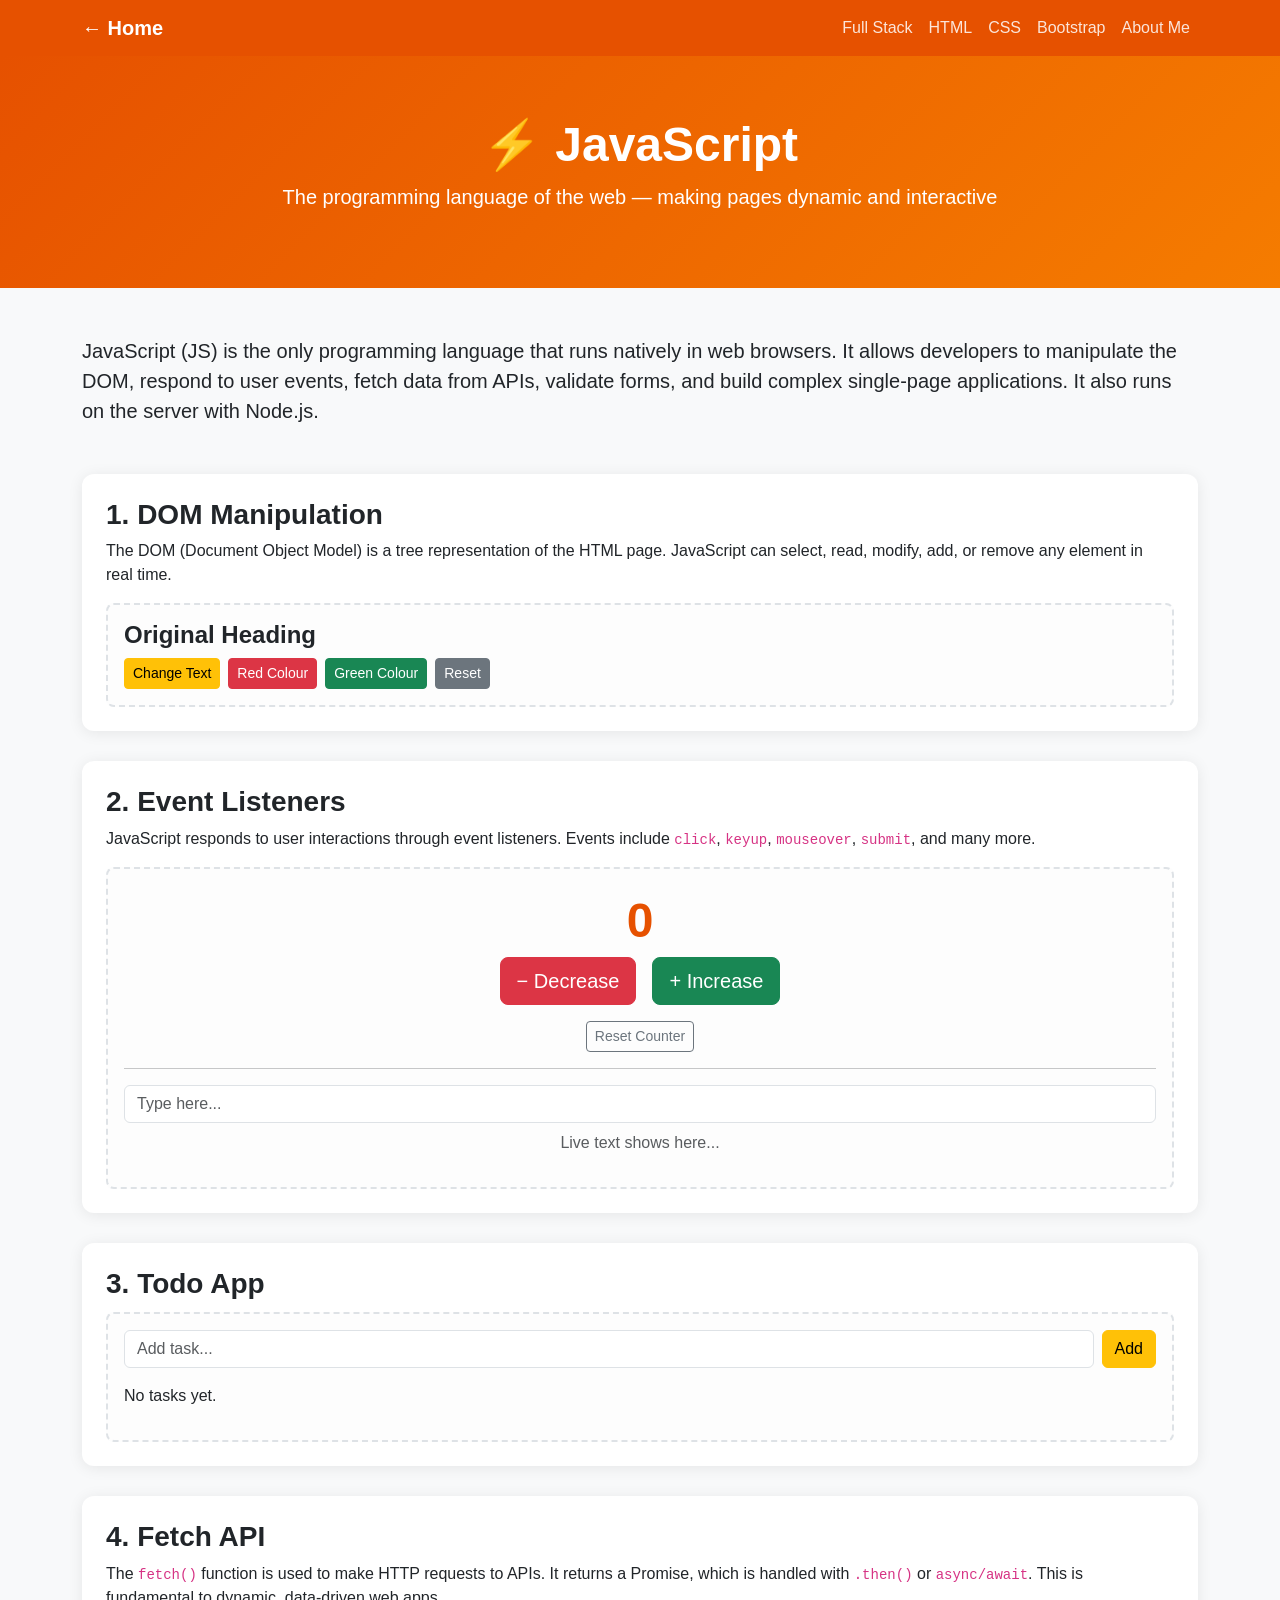
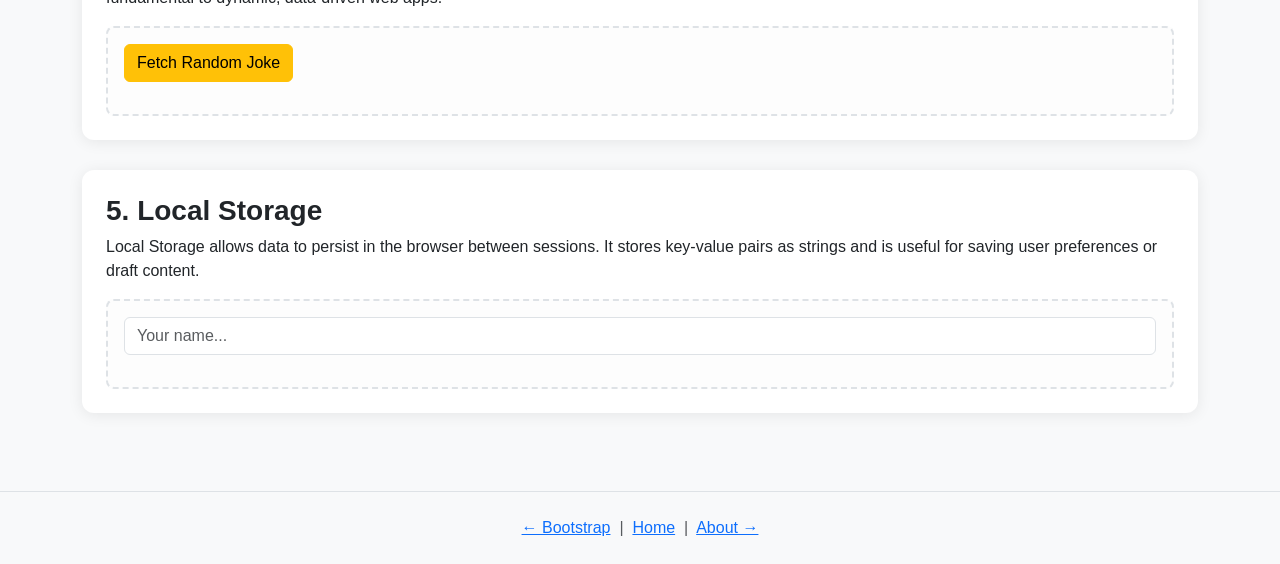
<file: javascript.html>
<!DOCTYPE html>
<html lang="en">
<head>
<meta charset="UTF-8">
<meta name="viewport" content="width=device-width, initial-scale=1.0">
<title>JavaScript</title>
<link href="https://cdn.jsdelivr.net/npm/bootstrap@5.3.0/dist/css/bootstrap.min.css" rel="stylesheet">
<style>
  body { font-family: 'Segoe UI', sans-serif; background: #f8f9fa; }
  .hero { background: linear-gradient(135deg, #e65100, #f57c00); color: white; padding: 60px 0; }
  .example-box { background: white; border-radius: 12px; padding: 24px; box-shadow: 0 2px 15px rgba(0,0,0,0.08); margin-bottom: 30px; }
  .code-block { background: #1e1e1e; color: #d4d4d4; padding: 16px; border-radius: 8px; font-family: monospace; font-size: 0.88rem; overflow-x: auto; white-space: pre; }
  .output-box { border: 2px dashed #dee2e6; border-radius: 8px; padding: 16px; background: #fdfdfd; margin-top: 12px; }
  .nav-link { color: rgba(255,255,255,0.85) !important; }
  .nav-link:hover { color: #fff !important; }
  #todoList li { display: flex; justify-content: space-between; align-items: center; padding: 8px 12px; border-radius: 6px; margin-bottom: 6px; background: #fff3e0; border-left: 4px solid #f57c00; }
  #counter-display { font-size: 3rem; font-weight: bold; color: #e65100; }
</style>
</head>
<body>

<nav class="navbar navbar-expand-lg" style="background:#e65100;">
  <div class="container">
    <a class="navbar-brand text-white fw-bold" href="index.html">&#8592; Home</a>
    <button class="navbar-toggler" type="button" data-bs-toggle="collapse" data-bs-target="#nav">
      <span class="navbar-toggler-icon"></span>
    </button>
    <div class="collapse navbar-collapse" id="nav">
      <ul class="navbar-nav ms-auto">
        <li class="nav-item"><a class="nav-link" href="fullstack.html">Full Stack</a></li>
        <li class="nav-item"><a class="nav-link" href="html.html">HTML</a></li>
        <li class="nav-item"><a class="nav-link" href="css.html">CSS</a></li>
        <li class="nav-item"><a class="nav-link" href="bootstrap.html">Bootstrap</a></li>
        <li class="nav-item"><a class="nav-link" href="about.html">About Me</a></li>
      </ul>
    </div>
  </div>
</nav>

<section class="hero text-center">
  <div class="container">
    <h1 class="display-5 fw-bold">&#9889; JavaScript</h1>
    <p class="lead">The programming language of the web — making pages dynamic and interactive</p>
  </div>
</section>

<div class="container py-5">
  <p class="fs-5 mb-5">JavaScript (JS) is the only programming language that runs natively in web browsers. It allows developers to manipulate the DOM, respond to user events, fetch data from APIs, validate forms, and build complex single-page applications. It also runs on the server with Node.js.</p>

  <!-- DOM Manipulation -->
  <!-- DOM Demo -->
  <div class="example-box">
    <h3 class="fw-bold">1. DOM Manipulation</h3>
    <p>The DOM (Document Object Model) is a tree representation of the HTML page. JavaScript can select, read, modify, add, or remove any element in real time.</p>
    
    <div class="output-box">
      <h4 id="domHeading" class="fw-bold">Original Heading</h4>
      <div class="d-flex gap-2 flex-wrap mt-2">
        <button class="btn btn-warning btn-sm" id="btnChangeText">Change Text</button>
        <button class="btn btn-danger btn-sm" id="btnMakeRed">Red Colour</button>
        <button class="btn btn-success btn-sm" id="btnMakeGreen">Green Colour</button>
        <button class="btn btn-secondary btn-sm" id="btnResetHeading">Reset</button>
      </div>
    </div>
  </div>

  <!-- Counter Demo -->
  <div class="example-box">
    <h3 class="fw-bold">2. Event Listeners</h3>
     <p>JavaScript responds to user interactions through event listeners. Events include <code>click</code>, <code>keyup</code>, <code>mouseover</code>, <code>submit</code>, and many more.</p>
    <div class="output-box text-center">
      <div id="counter-display">0</div>
      <div class="d-flex justify-content-center gap-3">
        <button class="btn btn-danger btn-lg" id="decBtn">− Decrease</button>
        <button class="btn btn-success btn-lg" id="incBtn">+ Increase</button>
      </div>
      <button class="btn btn-outline-secondary btn-sm mt-3" id="resetCountBtn">Reset Counter</button>
      <hr>
      <input type="text" class="form-control mt-2" id="typingInput" placeholder="Type here...">
      <p class="mt-2 text-muted" id="typeOutput">Live text shows here...</p>
    </div>
  </div>

  <!-- Todo Demo -->
  <div class="example-box">
    <h3 class="fw-bold">3. Todo App</h3>
    <div class="output-box">
      <div class="d-flex gap-2">
        <input type="text" id="todoInput" class="form-control" placeholder="Add task...">
        <button class="btn btn-warning" id="addTodoBtn">Add</button>
      </div>
      <ul class="list-unstyled mt-3" id="todoList"></ul>
      <p id="todoEmpty">No tasks yet.</p>
    </div>
  </div>

  <!-- API Demo -->
  <div class="example-box">
    <h3 class="fw-bold">4. Fetch API</h3>
    <p>The <code>fetch()</code> function is used to make HTTP requests to APIs. It returns a Promise, which is handled with <code>.then()</code> or <code>async/await</code>. This is fundamental to dynamic, data-driven web apps.</p>
    <div class="output-box">
      <button class="btn btn-warning" id="fetchJokeBtn">Fetch Random Joke</button>
      <div id="jokeOutput" class="mt-3"></div>
    </div>
  </div>

  <!-- Storage Demo -->
  <div class="example-box">
    <h3 class="fw-bold">5. Local Storage</h3>
    <p>Local Storage allows data to persist in the browser between sessions. It stores key-value pairs as strings and is useful for saving user preferences or draft content.</p>
    <div class="output-box">
      <input type="text" id="storageInput" class="form-control" placeholder="Your name...">
      <p class="mt-2" id="lsOutput"></p>
    </div>
  </div>
  
</div>


 <footer class="text-center py-4 text-muted" style="border-top:1px solid #dee2e6;">
  <a href="bootstrap.html">&#8592; Bootstrap</a> &nbsp;|&nbsp; <a href="index.html">Home</a>  &nbsp;|&nbsp; <a href="about.html">About &rarr;</a>
</footer>

<script src="https://cdn.jsdelivr.net/npm/bootstrap@5.3.0/dist/js/bootstrap.bundle.min.js"></script>
<script>
// --- Logic Variables ---
var counterVal = 0;
var todos = [];
var targetField = 'inner' + 'HTML';

// --- Functions ---
function updateCounter(n) {
  counterVal += n;
  document.getElementById('counter-display').textContent = counterVal;
}

function renderTodos() {
  var list = document.getElementById('todoList');
  var empty = document.getElementById('todoEmpty');
  if (todos.length === 0) {
    list[targetField] = '';
    empty.style.display = '';
    return;
  }
  empty.style.display = 'none';
  list[targetField] = todos.map((t, i) => 
    `<li>${t} <button class="btn btn-sm btn-danger" id="del-${i}">X</button></li>`
  ).join('');

  todos.forEach((_, i) => {
    document.getElementById('del-'+i).addEventListener('click', () => {
      todos.splice(i, 1);
      renderTodos();
    });
  });
}

// --- API Logic ---
async function fetchJoke() {
  var out = document.getElementById('jokeOutput');
  out[targetField] = 'Loading...';
  try {
    var link = 'ht' + 'tps://' + 'official-joke-api.appspot.com/random_joke';
    var res = await window['f' + 'etch'](link);
    var data = await res.json();
    out[targetField] = `<div class="alert alert-warning"><strong>${data.setup}</strong><br>${data.punchline}</div>`;
  } catch(e) { out[targetField] = 'Error loading joke.'; }
}

// --- Event Listeners (Safe method) ---
document.getElementById('btnChangeText').addEventListener('click', () => { document.getElementById('domHeading').textContent = 'Changed!'; });
document.getElementById('btnMakeRed').addEventListener('click', () => { document.getElementById('domHeading').style.color = 'red'; });
document.getElementById('btnMakeGreen').addEventListener('click', () => { document.getElementById('domHeading').style.color = 'green'; });
document.getElementById('btnResetHeading').addEventListener('click', () => { 
  document.getElementById('domHeading').textContent = 'Original Heading';
  document.getElementById('domHeading').style.color = '';
});

document.getElementById('decBtn').addEventListener('click', () => updateCounter(-1));
document.getElementById('incBtn').addEventListener('click', () => updateCounter(1));
document.getElementById('resetCountBtn').addEventListener('click', () => { counterVal = 0; updateCounter(0); });

document.getElementById('typingInput').addEventListener('input', (e) => {
  document.getElementById('typeOutput').textContent = e.target.value || 'Live text shows here...';
});

document.getElementById('addTodoBtn').addEventListener('click', () => {
  var val = document.getElementById('todoInput').value;
  if(val) { todos.push(val); document.getElementById('todoInput').value = ''; renderTodos(); }
});

document.getElementById('fetchJokeBtn').addEventListener('click', fetchJoke);

document.getElementById('storageInput').addEventListener('input', (e) => {
  localStorage.setItem('savedName', e.target.value);
  document.getElementById('lsOutput').textContent = 'Saved: ' + e.target.value;
});

// Init
var s = localStorage.getItem('savedName');
if(s) { document.getElementById('storageInput').value = s; document.getElementById('lsOutput').textContent = 'Saved: ' + s; }
</script>
</body>
</html>
</file>
<file: style.css>
/* General Styles */
body { font-family: 'Segoe UI', Tahoma, Geneva, Verdana, sans-serif; background: #f8f9fa; color: #333; }
.hero { color: white; padding: 60px 0; }
.example-box { background: white; border-radius: 12px; padding: 24px; box-shadow: 0 2px 15px rgba(0,0,0,0.08); margin-bottom: 30px; }

/* Code Blocks - Simple and realistic */
.code-block { 
    background: #282c34; 
    color: #abb2bf; 
    padding: 20px; 
    border-radius: 8px; 
    font-family: 'Consolas', 'Monaco', monospace; 
    font-size: 0.9rem; 
    overflow-x: auto; 
    display: block;
    margin: 15px 0;
}

.output-box { border: 2px dashed #dee2e6; border-radius: 8px; padding: 16px; background: #fdfdfd; margin-top: 12px; }
.nav-link-top { color: rgba(255,255,255,0.85) !important; }
.nav-link-top:hover { color: #fff !important; }

/* Home Card Styles */
.card { transition: transform 0.2s; border: none; border-radius: 12px; }
.card:hover { transform: translateY(-5px); box-shadow: 0 10px 25px rgba(0,0,0,0.1); }
.badge-pill { border-radius: 50px; padding: 6px 14px; }

/* Flex/Grid Demos */
.flex-demo { display: flex; gap: 10px; flex-wrap: wrap; padding: 10px; background: #e0f7fa; border-radius: 8px; }
.flex-item { background: #00acc1; color: white; padding: 12px 20px; border-radius: 6px; }
.grid-demo { display: grid; grid-template-columns: repeat(3, 1fr); gap: 10px; }
.grid-item { background: #006064; color: white; padding: 20px; text-align: center; border-radius: 6px; }

/* Animations */
@keyframes slideIn { from { transform: translateX(-50px); opacity: 0; } to { transform: translateX(0); opacity: 1; } }
.slide-demo { animation: slideIn 1s ease; background: #006064; color: white; padding: 12px 20px; border-radius: 8px; display: inline-block; }
</file>
